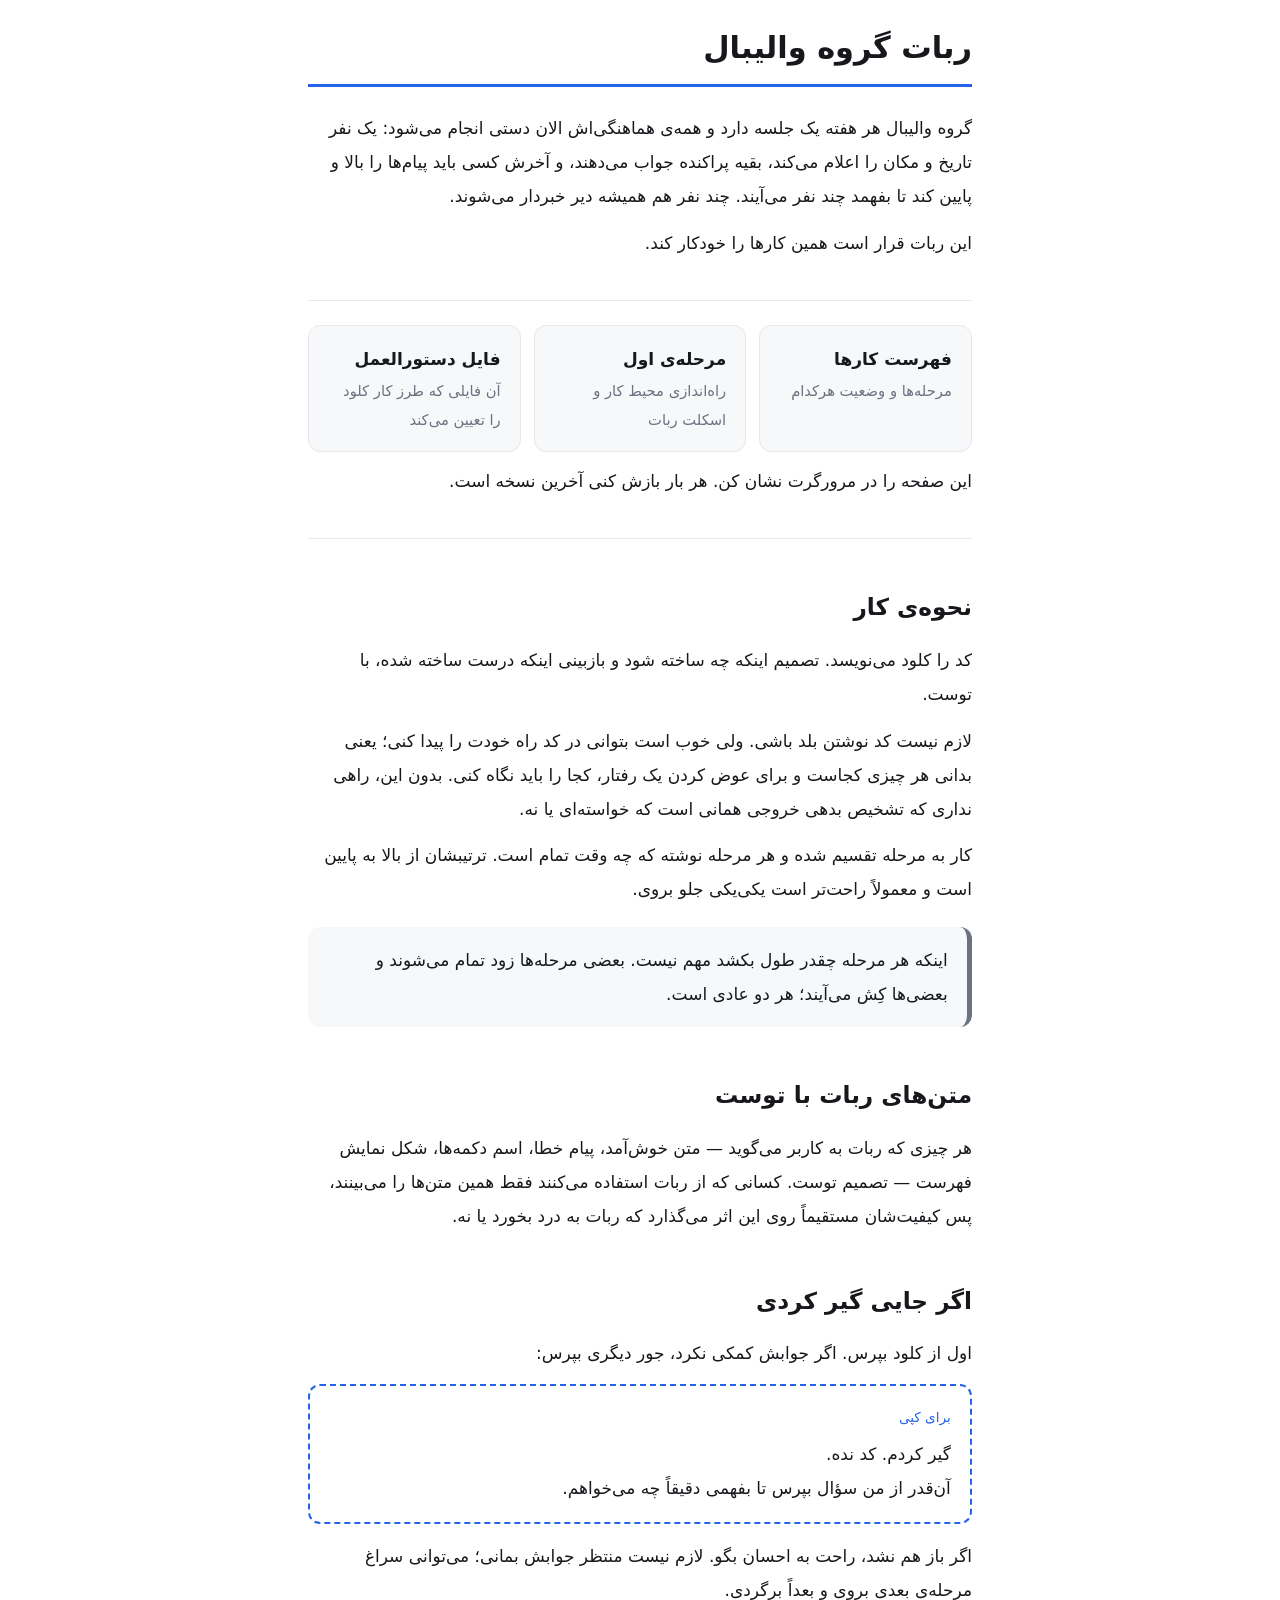
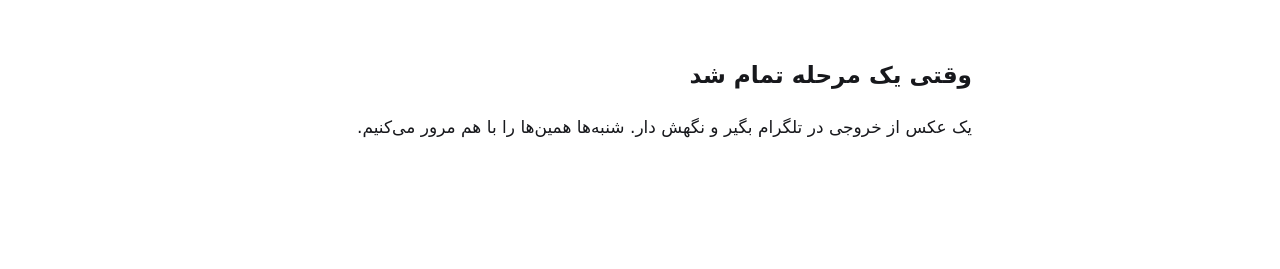
<file: index.html>
<!doctype html>
<html lang="fa" dir="rtl">
<head>
<meta charset="utf-8">
<meta name="viewport" content="width=device-width, initial-scale=1">
<title>ربات گروه والیبال</title>
<link rel="stylesheet" href="assets/style.css">
</head>
<body>

<h1>ربات گروه والیبال</h1>

<p>
گروه والیبال هر هفته یک جلسه دارد و همه‌ی هماهنگی‌اش الان دستی انجام می‌شود:
یک نفر تاریخ و مکان را اعلام می‌کند، بقیه پراکنده جواب می‌دهند،
و آخرش کسی باید پیام‌ها را بالا و پایین کند تا بفهمد چند نفر می‌آیند.
چند نفر هم همیشه دیر خبردار می‌شوند.
</p>

<p>
این ربات قرار است همین کارها را خودکار کند.
</p>

<div class="nav">
  <a href="volleyball-bot/phase1.html">
    فهرست کارها
    <span class="sub">مرحله‌ها و وضعیت هرکدام</span>
  </a>
  <a href="volleyball-bot/stage1.html">
    مرحله‌ی اول
    <span class="sub">راه‌اندازی محیط کار و اسکلت ربات</span>
  </a>
  <a href="files.html">
    فایل دستورالعمل
    <span class="sub">آن فایلی که طرز کار کلود را تعیین می‌کند</span>
  </a>
</div>

<p>
این صفحه را در مرورگرت نشان کن. هر بار بازش کنی آخرین نسخه است.
</p>

<hr>

<h2>نحوه‌ی کار</h2>

<p>
کد را کلود می‌نویسد. تصمیم اینکه چه ساخته شود و بازبینی اینکه درست ساخته شده،
با توست.
</p>

<p>
لازم نیست کد نوشتن بلد باشی. ولی خوب است بتوانی در کد راه خودت را پیدا کنی؛
یعنی بدانی هر چیزی کجاست و برای عوض کردن یک رفتار، کجا را باید نگاه کنی.
بدون این، راهی نداری که تشخیص بدهی خروجی همانی است که خواسته‌ای یا نه.
</p>

<p>
کار به مرحله تقسیم شده و هر مرحله نوشته که چه وقت تمام است.
ترتیبشان از بالا به پایین است و معمولاً راحت‌تر است یکی‌یکی جلو بروی.
</p>

<div class="note">
<p>
اینکه هر مرحله چقدر طول بکشد مهم نیست. بعضی مرحله‌ها زود تمام می‌شوند
و بعضی‌ها کِش می‌آیند؛ هر دو عادی است.
</p>
</div>

<h2>متن‌های ربات با توست</h2>

<p>
هر چیزی که ربات به کاربر می‌گوید — متن خوش‌آمد، پیام خطا، اسم دکمه‌ها،
شکل نمایش فهرست — تصمیم توست.
کسانی که از ربات استفاده می‌کنند فقط همین متن‌ها را می‌بینند،
پس کیفیت‌شان مستقیماً روی این اثر می‌گذارد که ربات به درد بخورد یا نه.
</p>

<h2>اگر جایی گیر کردی</h2>

<p>اول از کلود بپرس. اگر جوابش کمکی نکرد، جور دیگری بپرس:</p>

<div class="prompt"><span class="tag">برای کپی</span>گیر کردم. کد نده.
آن‌قدر از من سؤال بپرس تا بفهمی دقیقاً چه می‌خواهم.</div>

<p>
اگر باز هم نشد، راحت به احسان بگو. لازم نیست منتظر جوابش بمانی؛
می‌توانی سراغ مرحله‌ی بعدی بروی و بعداً برگردی.
</p>

<h2>وقتی یک مرحله تمام شد</h2>

<p>
یک عکس از خروجی در تلگرام بگیر و نگهش دار.
شنبه‌ها همین‌ها را با هم مرور می‌کنیم.
</p>

<script src="assets/app.js"></script>
</body>
</html>
</file>
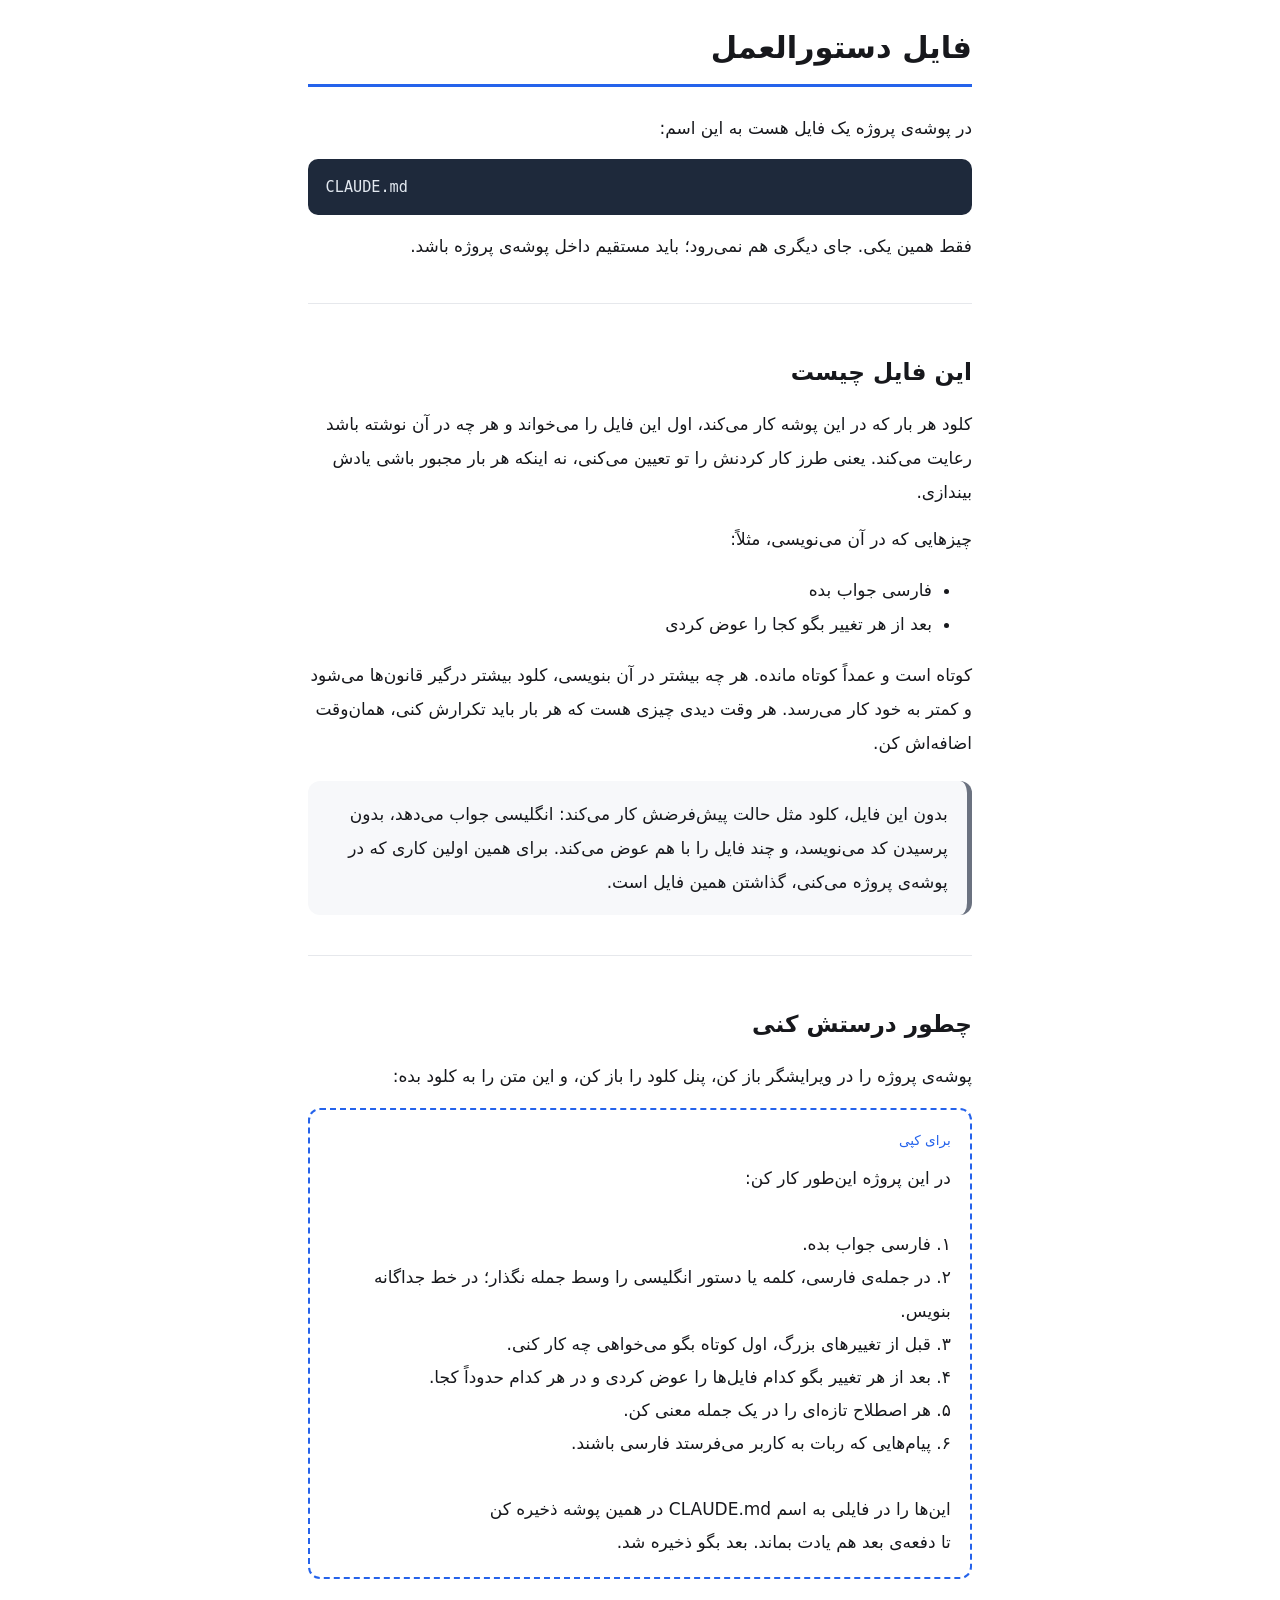
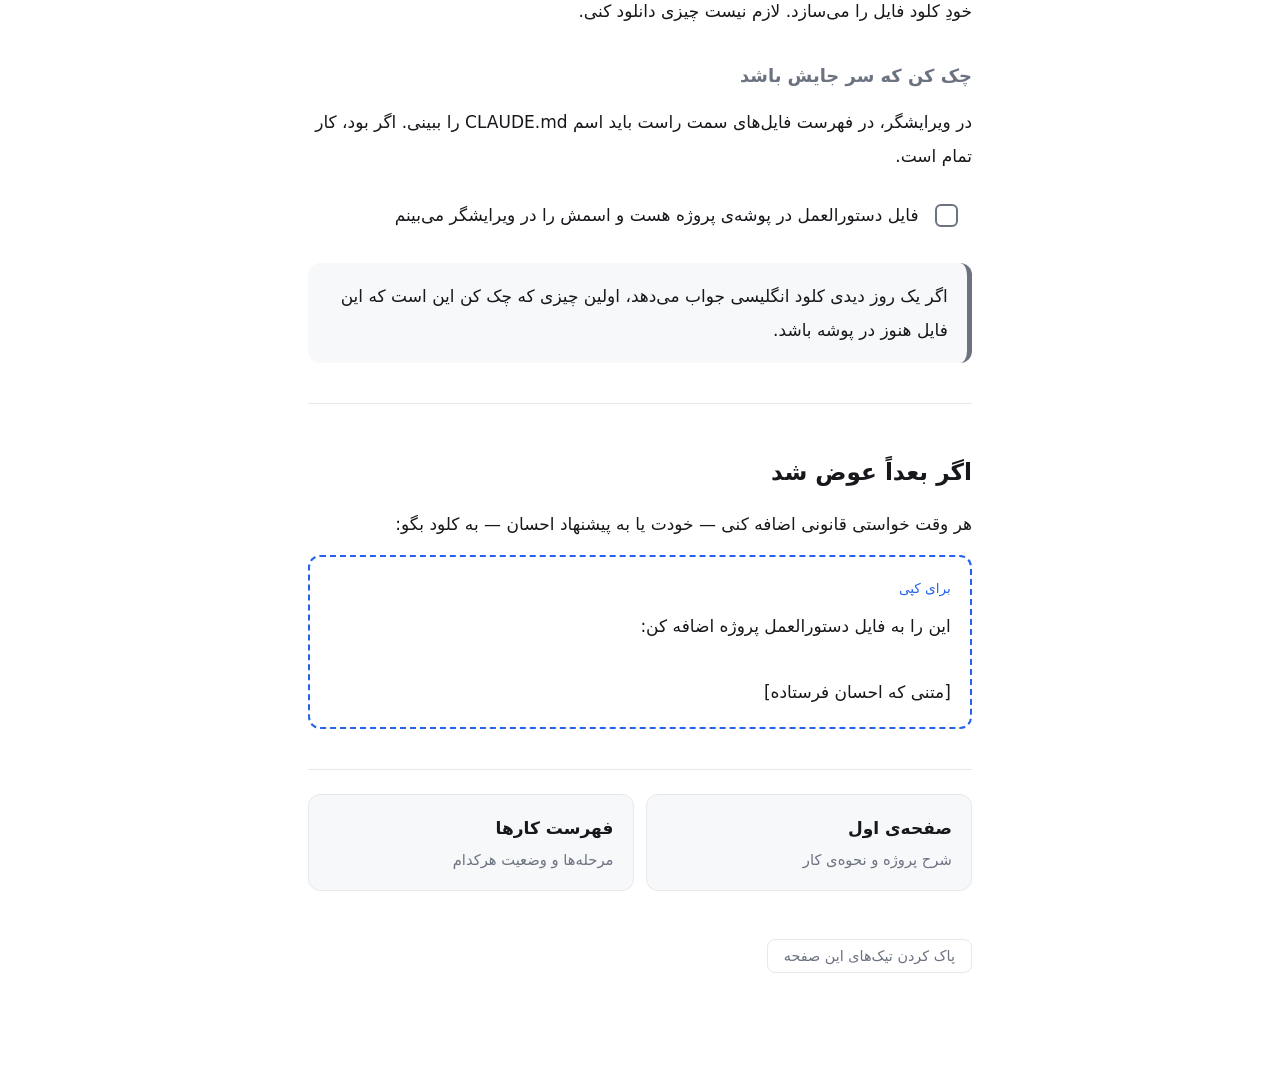
<file: files.html>
<!doctype html>
<html lang="fa" dir="rtl">
<head>
<meta charset="utf-8">
<meta name="viewport" content="width=device-width, initial-scale=1">
<title>فایل دستورالعمل</title>
<link rel="stylesheet" href="assets/style.css">
</head>
<body>

<h1>فایل دستورالعمل</h1>

<p>
در پوشه‌ی پروژه یک فایل هست به این اسم:
</p>

<pre class="cmd">CLAUDE.md</pre>

<p>
فقط همین یکی. جای دیگری هم نمی‌رود؛ باید مستقیم داخل پوشه‌ی پروژه باشد.
</p>

<hr>

<h2>این فایل چیست</h2>

<p>
کلود هر بار که در این پوشه کار می‌کند، اول این فایل را می‌خواند
و هر چه در آن نوشته باشد رعایت می‌کند. یعنی طرز کار کردنش را تو تعیین می‌کنی،
نه اینکه هر بار مجبور باشی یادش بیندازی.
</p>

<p>چیزهایی که در آن می‌نویسی، مثلاً:</p>

<ul>
  <li>فارسی جواب بده</li>
  <li>بعد از هر تغییر بگو کجا را عوض کردی</li>
</ul>

<p>
کوتاه است و عمداً کوتاه مانده. هر چه بیشتر در آن بنویسی،
کلود بیشتر درگیر قانون‌ها می‌شود و کمتر به خود کار می‌رسد.
هر وقت دیدی چیزی هست که هر بار باید تکرارش کنی، همان‌وقت اضافه‌اش کن.
</p>

<div class="note">
<p>
بدون این فایل، کلود مثل حالت پیش‌فرضش کار می‌کند: انگلیسی جواب می‌دهد،
بدون پرسیدن کد می‌نویسد، و چند فایل را با هم عوض می‌کند.
برای همین اولین کاری که در پوشه‌ی پروژه می‌کنی، گذاشتن همین فایل است.
</p>
</div>

<hr>

<h2>چطور درستش کنی</h2>

<p>
پوشه‌ی پروژه را در ویرایشگر باز کن، پنل کلود را باز کن،
و این متن را به کلود بده:
</p>

<div class="prompt"><span class="tag">برای کپی</span>در این پروژه این‌طور کار کن:

۱. فارسی جواب بده.
۲. در جمله‌ی فارسی، کلمه یا دستور انگلیسی را وسط جمله نگذار؛ در خط جداگانه بنویس.
۳. قبل از تغییرهای بزرگ، اول کوتاه بگو می‌خواهی چه کار کنی.
۴. بعد از هر تغییر بگو کدام فایل‌ها را عوض کردی و در هر کدام حدوداً کجا.
۵. هر اصطلاح تازه‌ای را در یک جمله معنی کن.
۶. پیام‌هایی که ربات به کاربر می‌فرستد فارسی باشند.

این‌ها را در فایلی به اسم CLAUDE.md در همین پوشه ذخیره کن
تا دفعه‌ی بعد هم یادت بماند. بعد بگو ذخیره شد.</div>

<p>
خودِ کلود فایل را می‌سازد. لازم نیست چیزی دانلود کنی.
</p>

<h3>چک کن که سر جایش باشد</h3>

<p>
در ویرایشگر، در فهرست فایل‌های سمت راست باید اسم
<span dir="ltr">CLAUDE.md</span>
را ببینی. اگر بود، کار تمام است.
</p>

<ul class="checklist">
  <li><label><input type="checkbox"><span>فایل دستورالعمل در پوشه‌ی پروژه هست و اسمش را در ویرایشگر می‌بینم</span></label></li>
</ul>

<div class="note">
<p>
اگر یک روز دیدی کلود انگلیسی جواب می‌دهد، اولین چیزی که چک کن
این است که این فایل هنوز در پوشه باشد.
</p>
</div>

<hr>

<h2>اگر بعداً عوض شد</h2>

<p>
هر وقت خواستی قانونی اضافه کنی — خودت یا به پیشنهاد احسان — به کلود بگو:
</p>

<div class="prompt"><span class="tag">برای کپی</span>این را به فایل دستورالعمل پروژه اضافه کن:

[متنی که احسان فرستاده]</div>

<div class="nav">
  <a href="index.html">صفحه‌ی اول<span class="sub">شرح پروژه و نحوه‌ی کار</span></a>
  <a href="volleyball-bot/phase1.html">فهرست کارها<span class="sub">مرحله‌ها و وضعیت هرکدام</span></a>
</div>

<button class="reset">پاک کردن تیک‌های این صفحه</button>

<script src="assets/app.js"></script>
</body>
</html>
</file>
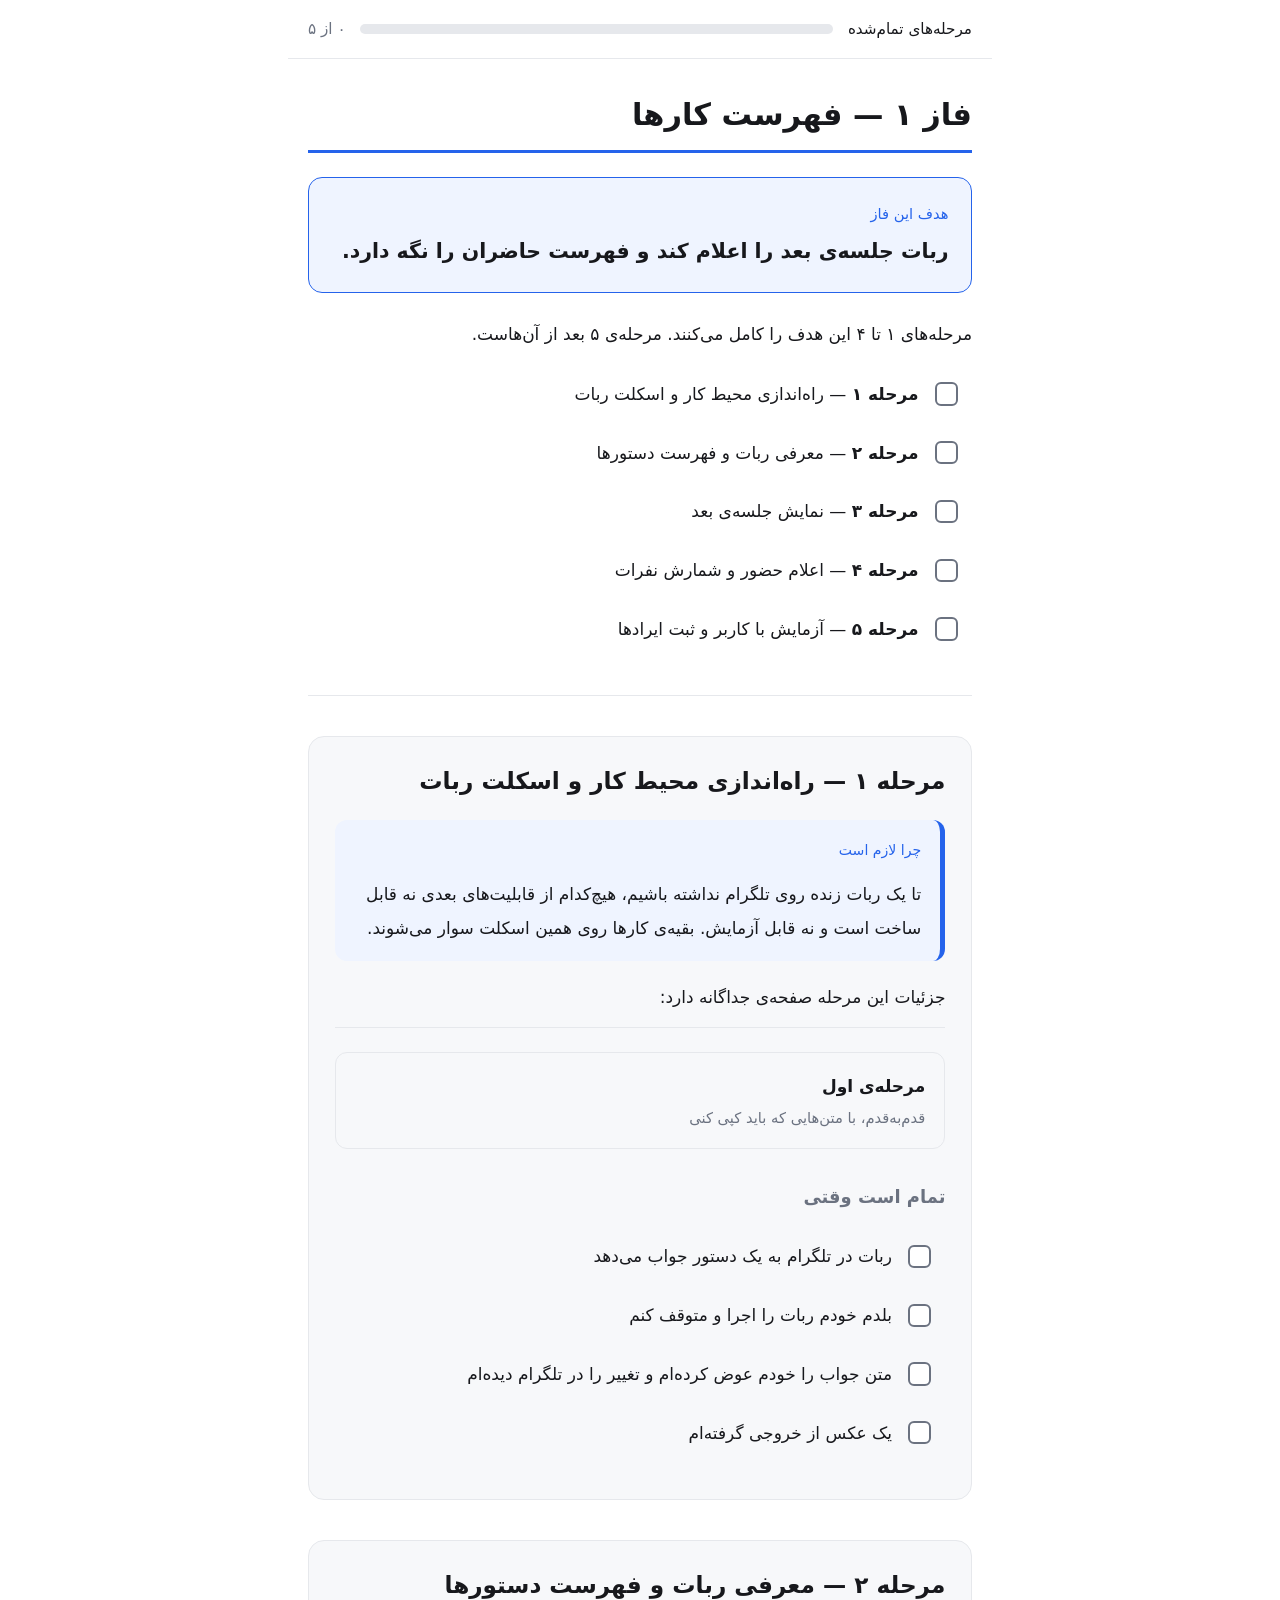
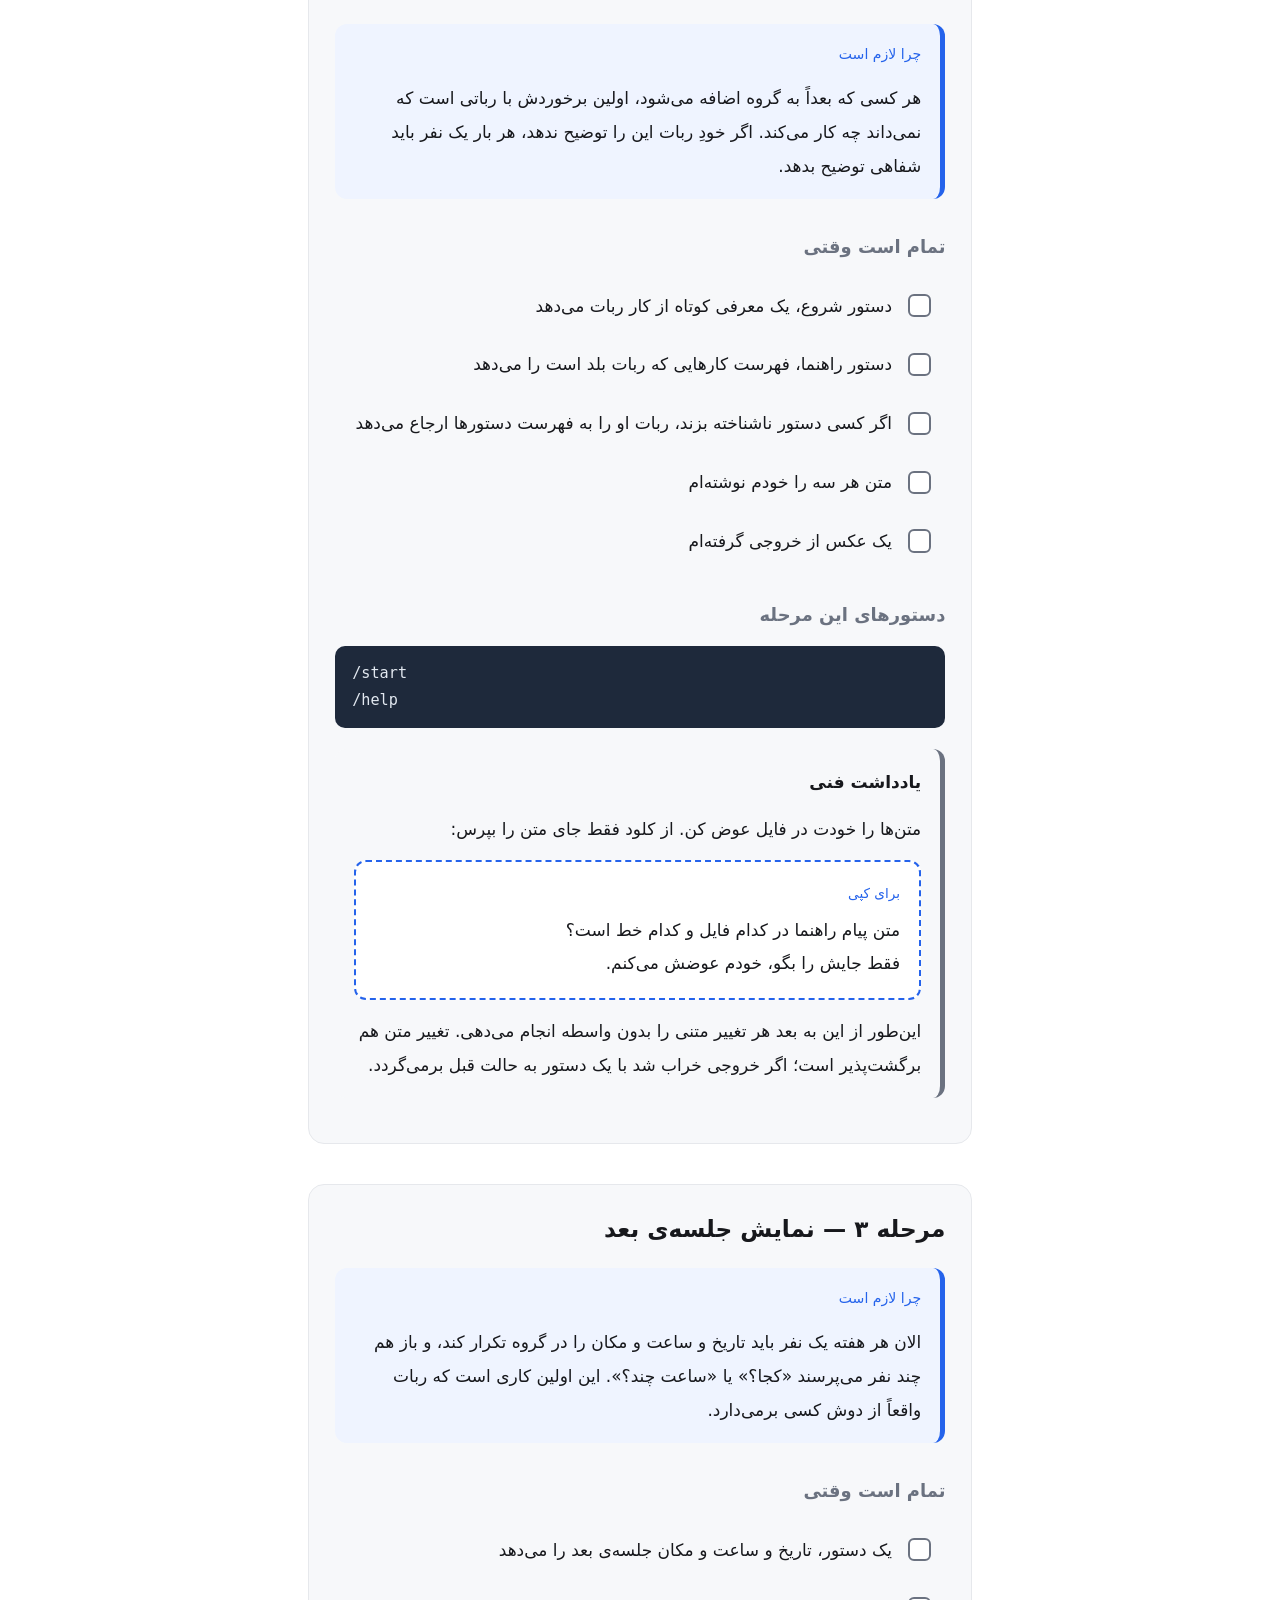
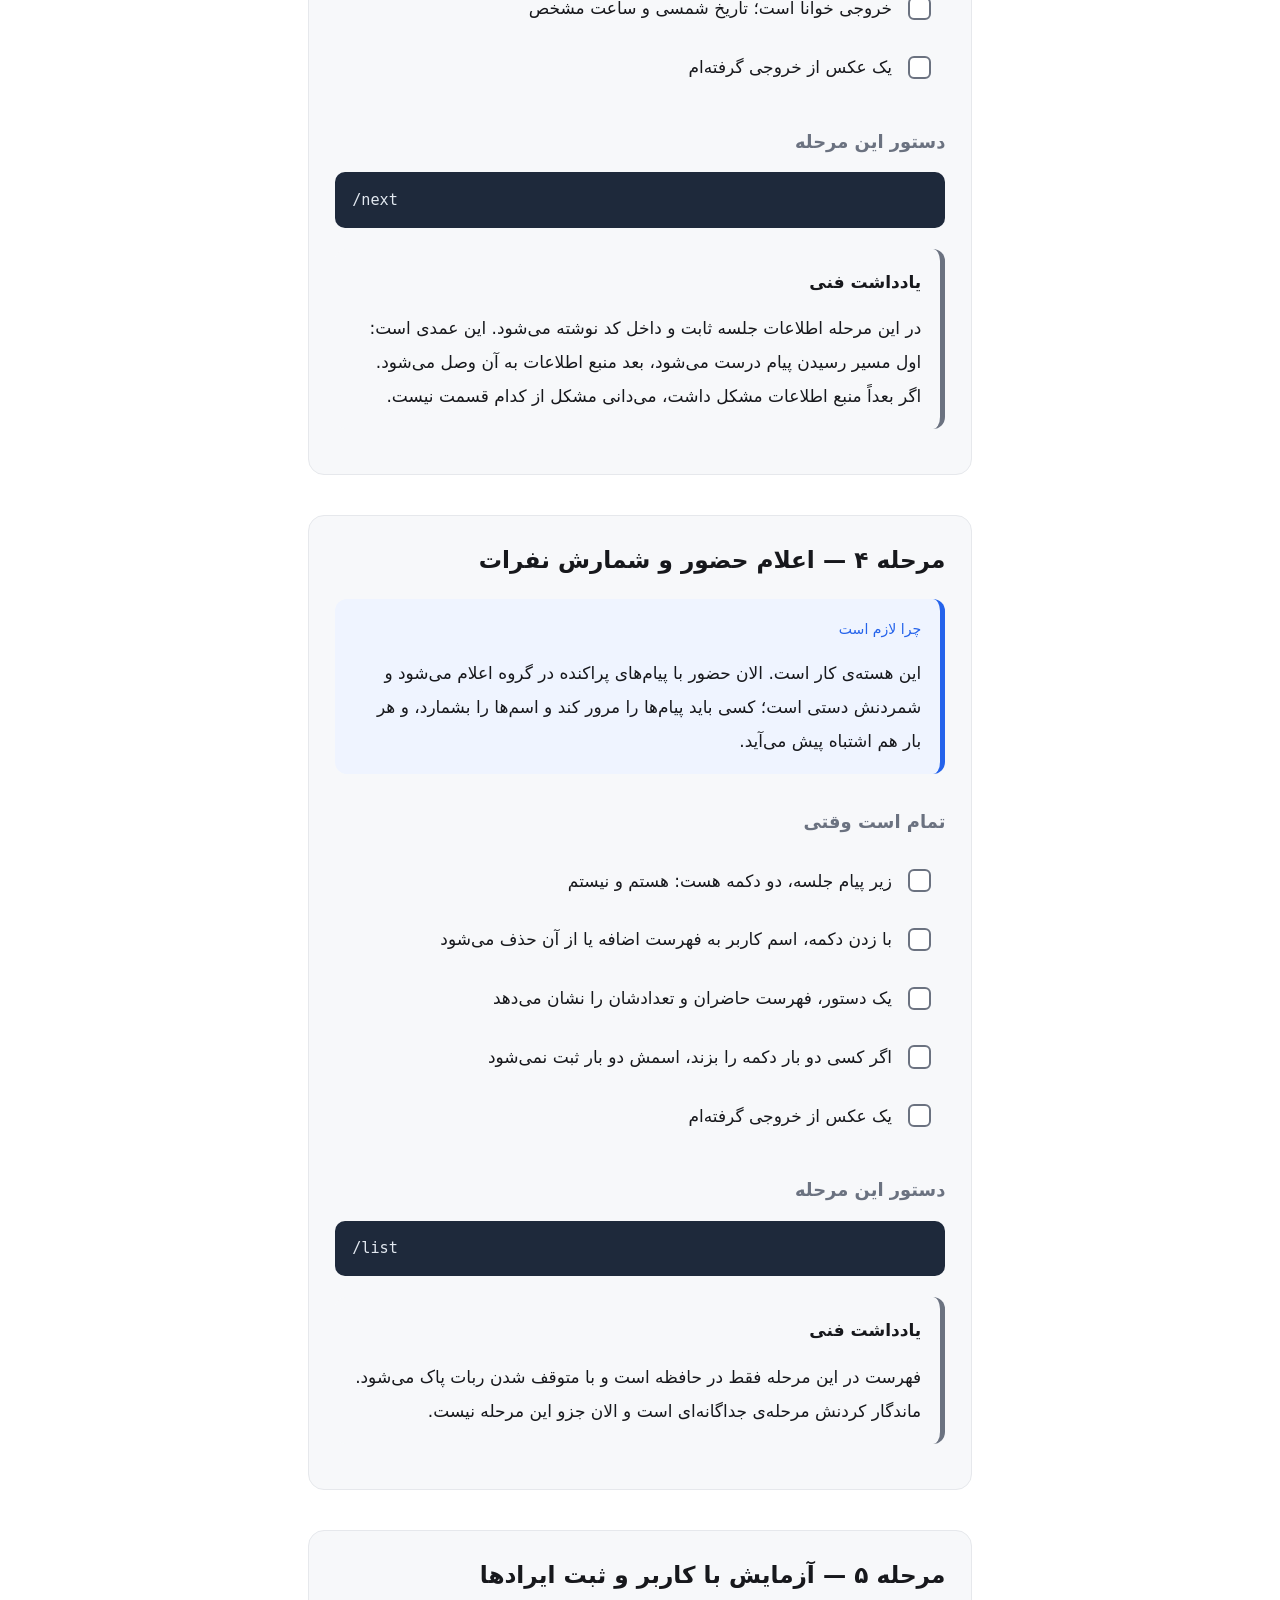
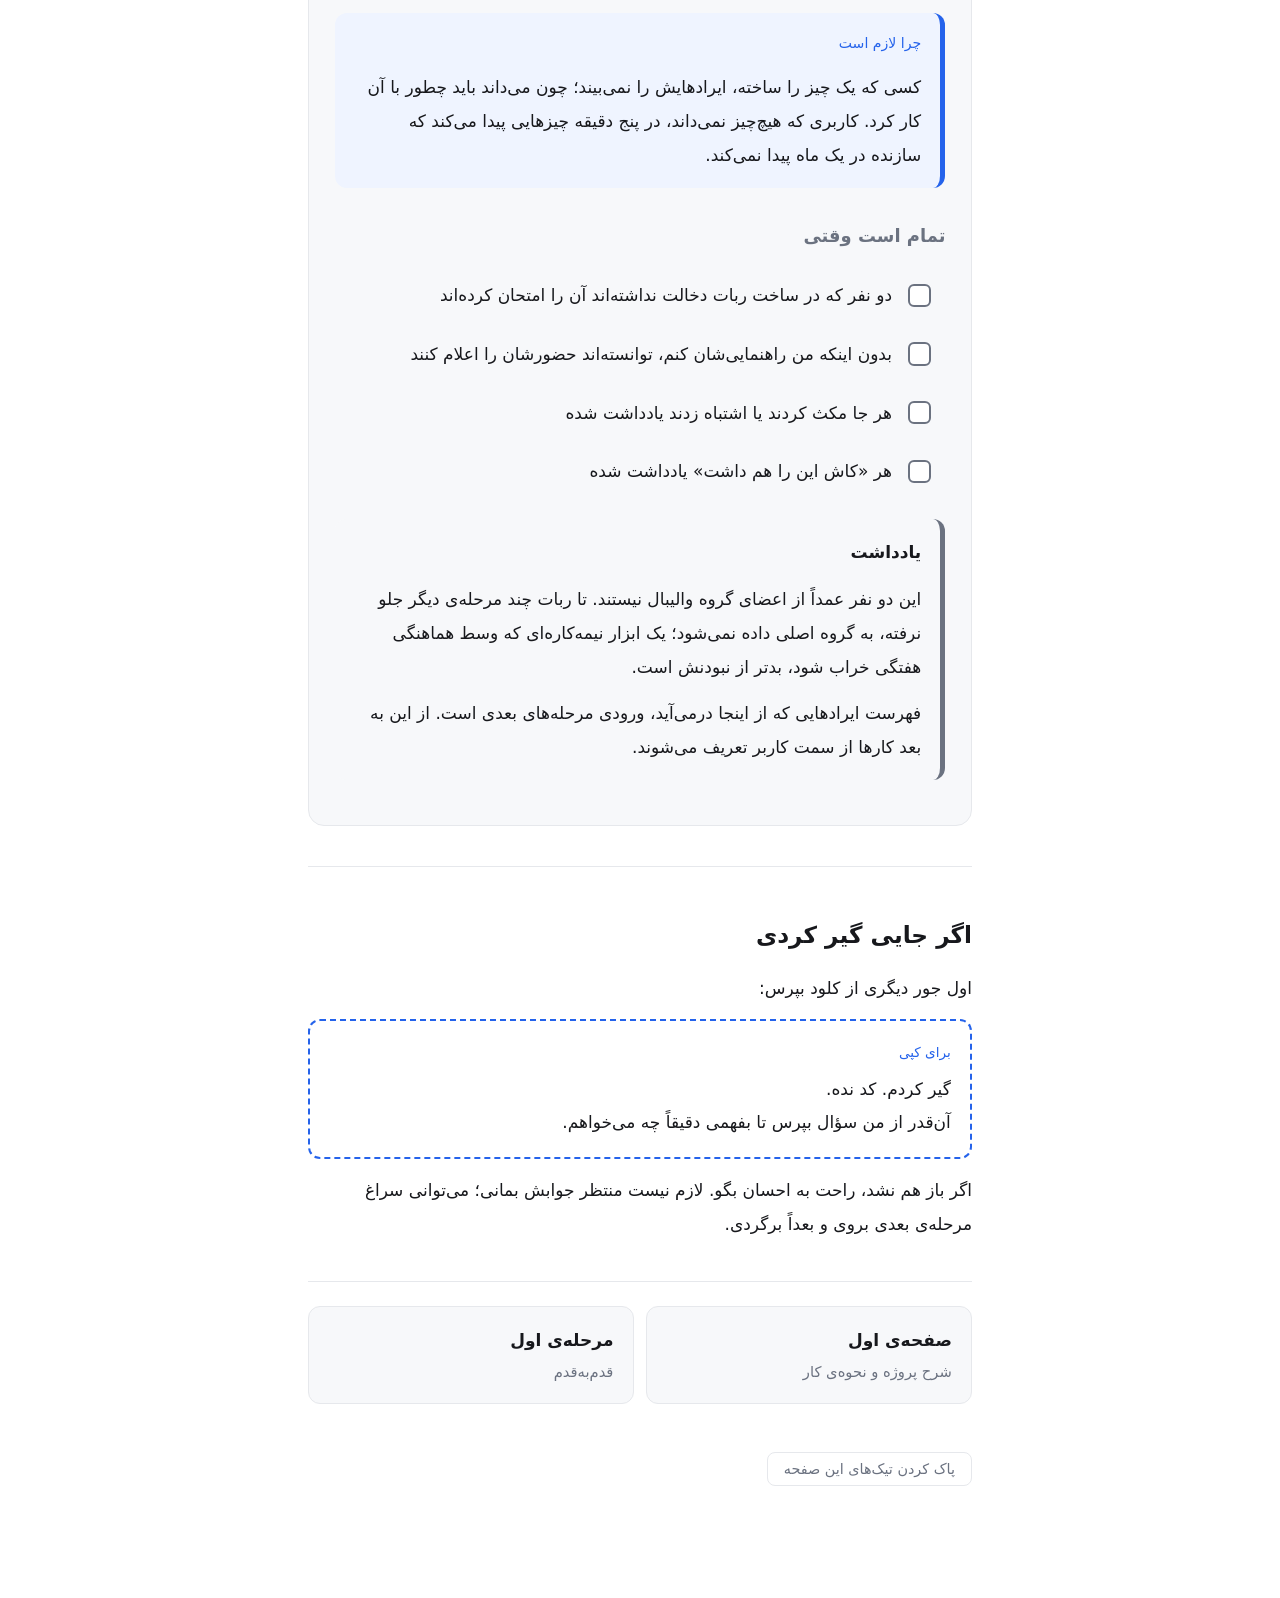
<file: volleyball-bot/phase1.html>
<!doctype html>
<html lang="fa" dir="rtl">
<head>
<meta charset="utf-8">
<meta name="viewport" content="width=device-width, initial-scale=1">
<title>فاز ۱ — فهرست کارها</title>
<link rel="stylesheet" href="../assets/style.css">
</head>
<body>

<div class="progress-bar">
  <span>مرحله‌های تمام‌شده</span>
  <span class="track"><span class="fill"></span></span>
  <span class="count">۰ از ۵</span>
</div>

<h1>فاز ۱ — فهرست کارها</h1>

<div class="target">
  <div class="label">هدف این فاز</div>
  <div class="text">ربات جلسه‌ی بعد را اعلام کند و فهرست حاضران را نگه دارد.</div>
</div>

<p>
مرحله‌های ۱ تا ۴ این هدف را کامل می‌کنند. مرحله‌ی ۵ بعد از آن‌هاست.
</p>

<ul class="checklist" data-track>
  <li><label><input type="checkbox"><span><b>مرحله ۱</b> — راه‌اندازی محیط کار و اسکلت ربات</span></label></li>
  <li><label><input type="checkbox"><span><b>مرحله ۲</b> — معرفی ربات و فهرست دستورها</span></label></li>
  <li><label><input type="checkbox"><span><b>مرحله ۳</b> — نمایش جلسه‌ی بعد</span></label></li>
  <li><label><input type="checkbox"><span><b>مرحله ۴</b> — اعلام حضور و شمارش نفرات</span></label></li>
  <li><label><input type="checkbox"><span><b>مرحله ۵</b> — آزمایش با کاربر و ثبت ایرادها</span></label></li>
</ul>

<hr>

<!-- ================= مرحله ۱ ================= -->
<div class="day">
<h2>مرحله ۱ — راه‌اندازی محیط کار و اسکلت ربات</h2>

<div class="why"><span class="tag">چرا لازم است</span>
<p>
تا یک ربات زنده روی تلگرام نداشته باشیم، هیچ‌کدام از قابلیت‌های بعدی
نه قابل ساخت است و نه قابل آزمایش. بقیه‌ی کارها روی همین اسکلت سوار می‌شوند.
</p>
</div>

<p>جزئیات این مرحله صفحه‌ی جداگانه دارد:</p>

<div class="nav" style="margin-top:0.5rem">
  <a href="stage1.html">مرحله‌ی اول<span class="sub">قدم‌به‌قدم، با متن‌هایی که باید کپی کنی</span></a>
</div>

<h3>تمام است وقتی</h3>
<ul class="checklist">
  <li><label><input type="checkbox"><span>ربات در تلگرام به یک دستور جواب می‌دهد</span></label></li>
  <li><label><input type="checkbox"><span>بلدم خودم ربات را اجرا و متوقف کنم</span></label></li>
  <li><label><input type="checkbox"><span>متن جواب را خودم عوض کرده‌ام و تغییر را در تلگرام دیده‌ام</span></label></li>
  <li><label><input type="checkbox"><span>یک عکس از خروجی گرفته‌ام</span></label></li>
</ul>

<p class="done-badge">تمام شد</p>
</div>

<!-- ================= مرحله ۲ ================= -->
<div class="day">
<h2>مرحله ۲ — معرفی ربات و فهرست دستورها</h2>

<div class="why"><span class="tag">چرا لازم است</span>
<p>
هر کسی که بعداً به گروه اضافه می‌شود، اولین برخوردش با رباتی است که
نمی‌داند چه کار می‌کند. اگر خودِ ربات این را توضیح ندهد،
هر بار یک نفر باید شفاهی توضیح بدهد.
</p>
</div>

<h3>تمام است وقتی</h3>
<ul class="checklist">
  <li><label><input type="checkbox"><span>دستور شروع، یک معرفی کوتاه از کار ربات می‌دهد</span></label></li>
  <li><label><input type="checkbox"><span>دستور راهنما، فهرست کارهایی که ربات بلد است را می‌دهد</span></label></li>
  <li><label><input type="checkbox"><span>اگر کسی دستور ناشناخته بزند، ربات او را به فهرست دستورها ارجاع می‌دهد</span></label></li>
  <li><label><input type="checkbox"><span>متن هر سه را خودم نوشته‌ام</span></label></li>
  <li><label><input type="checkbox"><span>یک عکس از خروجی گرفته‌ام</span></label></li>
</ul>

<h3>دستورهای این مرحله</h3>
<pre class="cmd">/start
/help</pre>

<div class="note">
<p><b>یادداشت فنی</b></p>
<p>متن‌ها را خودت در فایل عوض کن. از کلود فقط جای متن را بپرس:</p>
<div class="prompt"><span class="tag">برای کپی</span>متن پیام راهنما در کدام فایل و کدام خط است؟
فقط جایش را بگو، خودم عوضش می‌کنم.</div>
<p>
این‌طور از این به بعد هر تغییر متنی را بدون واسطه انجام می‌دهی.
تغییر متن هم برگشت‌پذیر است؛ اگر خروجی خراب شد با یک دستور به حالت قبل برمی‌گردد.
</p>
</div>

<p class="done-badge">تمام شد</p>
</div>

<!-- ================= مرحله ۳ ================= -->
<div class="day">
<h2>مرحله ۳ — نمایش جلسه‌ی بعد</h2>

<div class="why"><span class="tag">چرا لازم است</span>
<p>
الان هر هفته یک نفر باید تاریخ و ساعت و مکان را در گروه تکرار کند،
و باز هم چند نفر می‌پرسند «کجا؟» یا «ساعت چند؟».
این اولین کاری است که ربات واقعاً از دوش کسی برمی‌دارد.
</p>
</div>

<h3>تمام است وقتی</h3>
<ul class="checklist">
  <li><label><input type="checkbox"><span>یک دستور، تاریخ و ساعت و مکان جلسه‌ی بعد را می‌دهد</span></label></li>
  <li><label><input type="checkbox"><span>خروجی خوانا است؛ تاریخ شمسی و ساعت مشخص</span></label></li>
  <li><label><input type="checkbox"><span>یک عکس از خروجی گرفته‌ام</span></label></li>
</ul>

<h3>دستور این مرحله</h3>
<pre class="cmd">/next</pre>

<div class="note">
<p><b>یادداشت فنی</b></p>
<p>
در این مرحله اطلاعات جلسه ثابت و داخل کد نوشته می‌شود. این عمدی است:
اول مسیر رسیدن پیام درست می‌شود، بعد منبع اطلاعات به آن وصل می‌شود.
اگر بعداً منبع اطلاعات مشکل داشت، می‌دانی مشکل از کدام قسمت نیست.
</p>
</div>

<p class="done-badge">تمام شد</p>
</div>

<!-- ================= مرحله ۴ ================= -->
<div class="day">
<h2>مرحله ۴ — اعلام حضور و شمارش نفرات</h2>

<div class="why"><span class="tag">چرا لازم است</span>
<p>
این هسته‌ی کار است. الان حضور با پیام‌های پراکنده در گروه اعلام می‌شود
و شمردنش دستی است؛ کسی باید پیام‌ها را مرور کند و اسم‌ها را بشمارد،
و هر بار هم اشتباه پیش می‌آید.
</p>
</div>

<h3>تمام است وقتی</h3>
<ul class="checklist">
  <li><label><input type="checkbox"><span>زیر پیام جلسه، دو دکمه هست: هستم و نیستم</span></label></li>
  <li><label><input type="checkbox"><span>با زدن دکمه، اسم کاربر به فهرست اضافه یا از آن حذف می‌شود</span></label></li>
  <li><label><input type="checkbox"><span>یک دستور، فهرست حاضران و تعدادشان را نشان می‌دهد</span></label></li>
  <li><label><input type="checkbox"><span>اگر کسی دو بار دکمه را بزند، اسمش دو بار ثبت نمی‌شود</span></label></li>
  <li><label><input type="checkbox"><span>یک عکس از خروجی گرفته‌ام</span></label></li>
</ul>

<h3>دستور این مرحله</h3>
<pre class="cmd">/list</pre>

<div class="note">
<p><b>یادداشت فنی</b></p>
<p>
فهرست در این مرحله فقط در حافظه است و با متوقف شدن ربات پاک می‌شود.
ماندگار کردنش مرحله‌ی جداگانه‌ای است و الان جزو این مرحله نیست.
</p>
</div>

<p class="done-badge">تمام شد</p>
</div>

<!-- ================= مرحله ۵ ================= -->
<div class="day">
<h2>مرحله ۵ — آزمایش با کاربر و ثبت ایرادها</h2>

<div class="why"><span class="tag">چرا لازم است</span>
<p>
کسی که یک چیز را ساخته، ایرادهایش را نمی‌بیند؛ چون می‌داند باید چطور
با آن کار کرد. کاربری که هیچ‌چیز نمی‌داند، در پنج دقیقه چیزهایی پیدا می‌کند
که سازنده در یک ماه پیدا نمی‌کند.
</p>
</div>

<h3>تمام است وقتی</h3>
<ul class="checklist">
  <li><label><input type="checkbox"><span>دو نفر که در ساخت ربات دخالت نداشته‌اند آن را امتحان کرده‌اند</span></label></li>
  <li><label><input type="checkbox"><span>بدون اینکه من راهنمایی‌شان کنم، توانسته‌اند حضورشان را اعلام کنند</span></label></li>
  <li><label><input type="checkbox"><span>هر جا مکث کردند یا اشتباه زدند یادداشت شده</span></label></li>
  <li><label><input type="checkbox"><span>هر «کاش این را هم داشت» یادداشت شده</span></label></li>
</ul>

<div class="note">
<p><b>یادداشت</b></p>
<p>
این دو نفر عمداً از اعضای گروه والیبال نیستند. تا ربات چند مرحله‌ی دیگر
جلو نرفته، به گروه اصلی داده نمی‌شود؛ یک ابزار نیمه‌کاره‌ای که وسط
هماهنگی هفتگی خراب شود، بدتر از نبودنش است.
</p>
<p>
فهرست ایرادهایی که از اینجا درمی‌آید، ورودی مرحله‌های بعدی است.
از این به بعد کارها از سمت کاربر تعریف می‌شوند.
</p>
</div>

<p class="done-badge">تمام شد</p>
</div>

<hr>

<h2>اگر جایی گیر کردی</h2>

<p>اول جور دیگری از کلود بپرس:</p>

<div class="prompt"><span class="tag">برای کپی</span>گیر کردم. کد نده.
آن‌قدر از من سؤال بپرس تا بفهمی دقیقاً چه می‌خواهم.</div>

<p>
اگر باز هم نشد، راحت به احسان بگو. لازم نیست منتظر جوابش بمانی؛
می‌توانی سراغ مرحله‌ی بعدی بروی و بعداً برگردی.
</p>

<div class="nav">
  <a href="../index.html">صفحه‌ی اول<span class="sub">شرح پروژه و نحوه‌ی کار</span></a>
  <a href="stage1.html">مرحله‌ی اول<span class="sub">قدم‌به‌قدم</span></a>
</div>

<button class="reset">پاک کردن تیک‌های این صفحه</button>

<script src="../assets/app.js"></script>
</body>
</html>
</file>
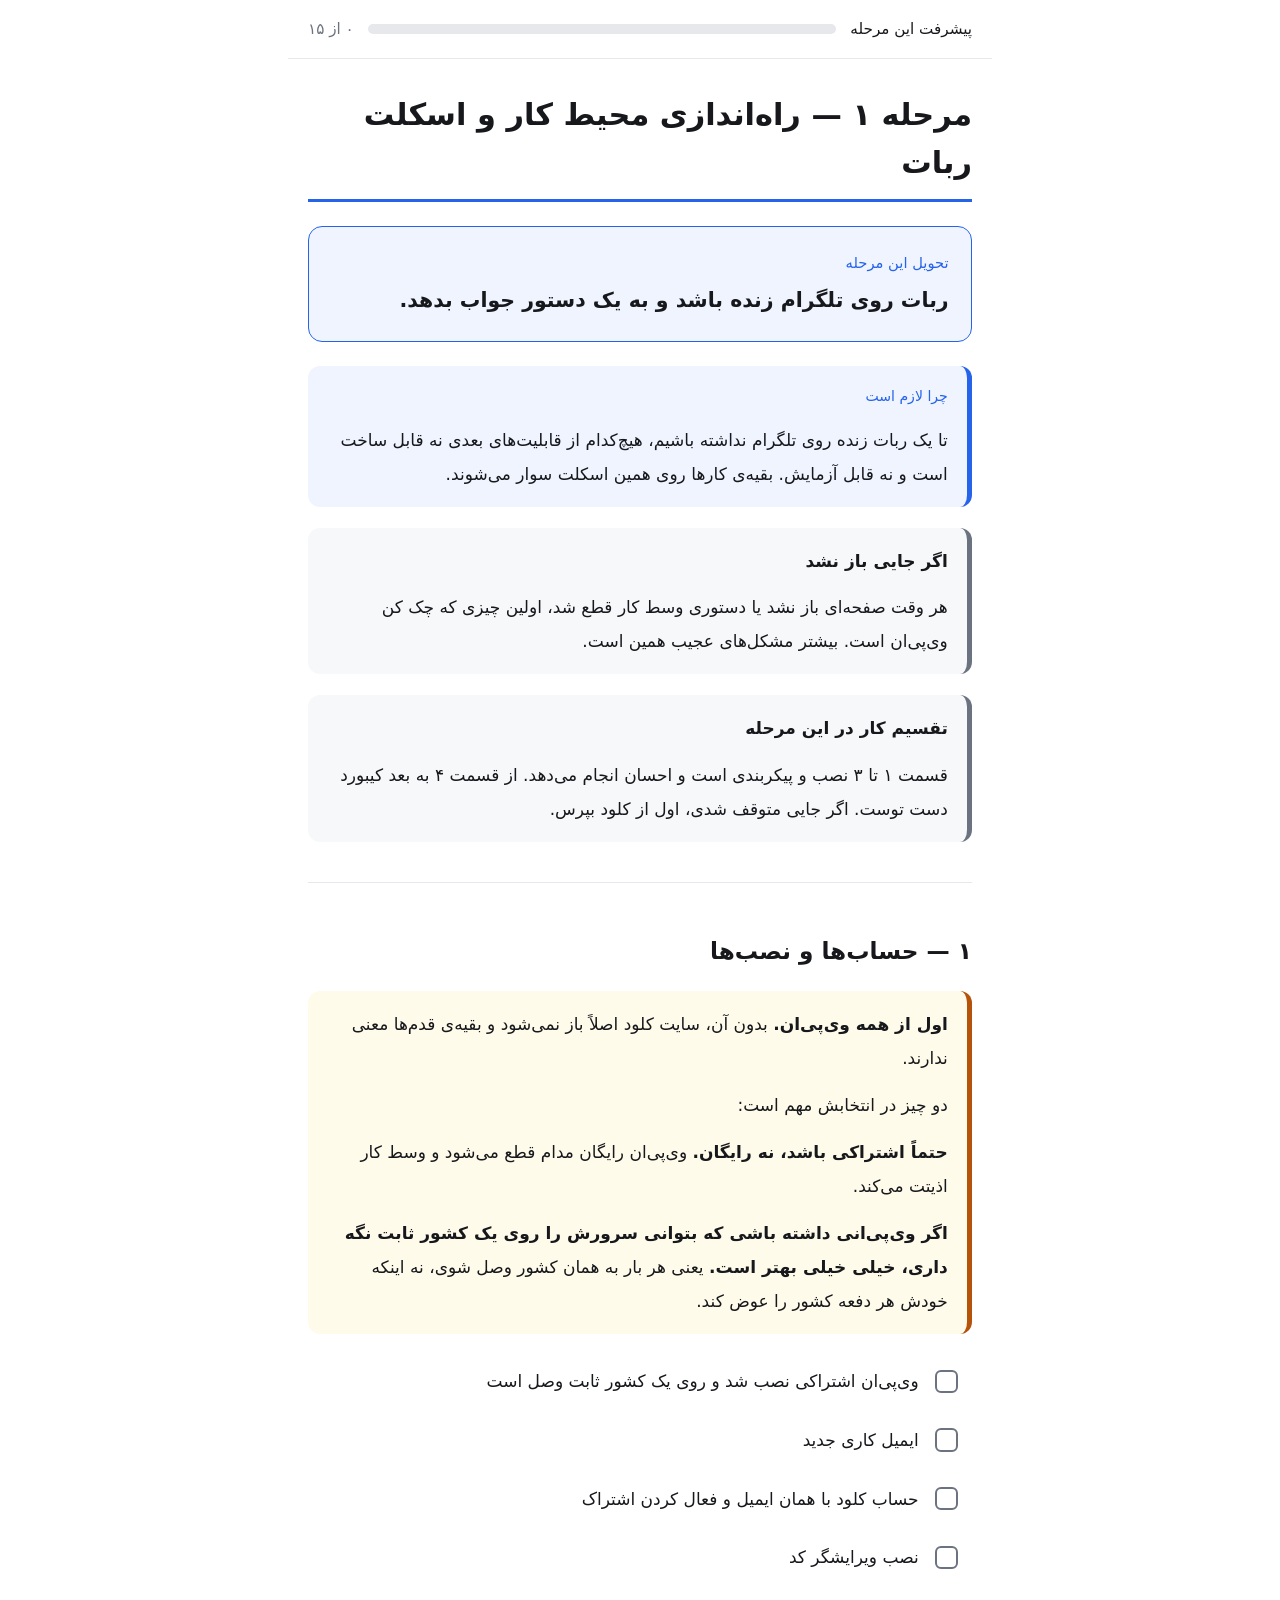
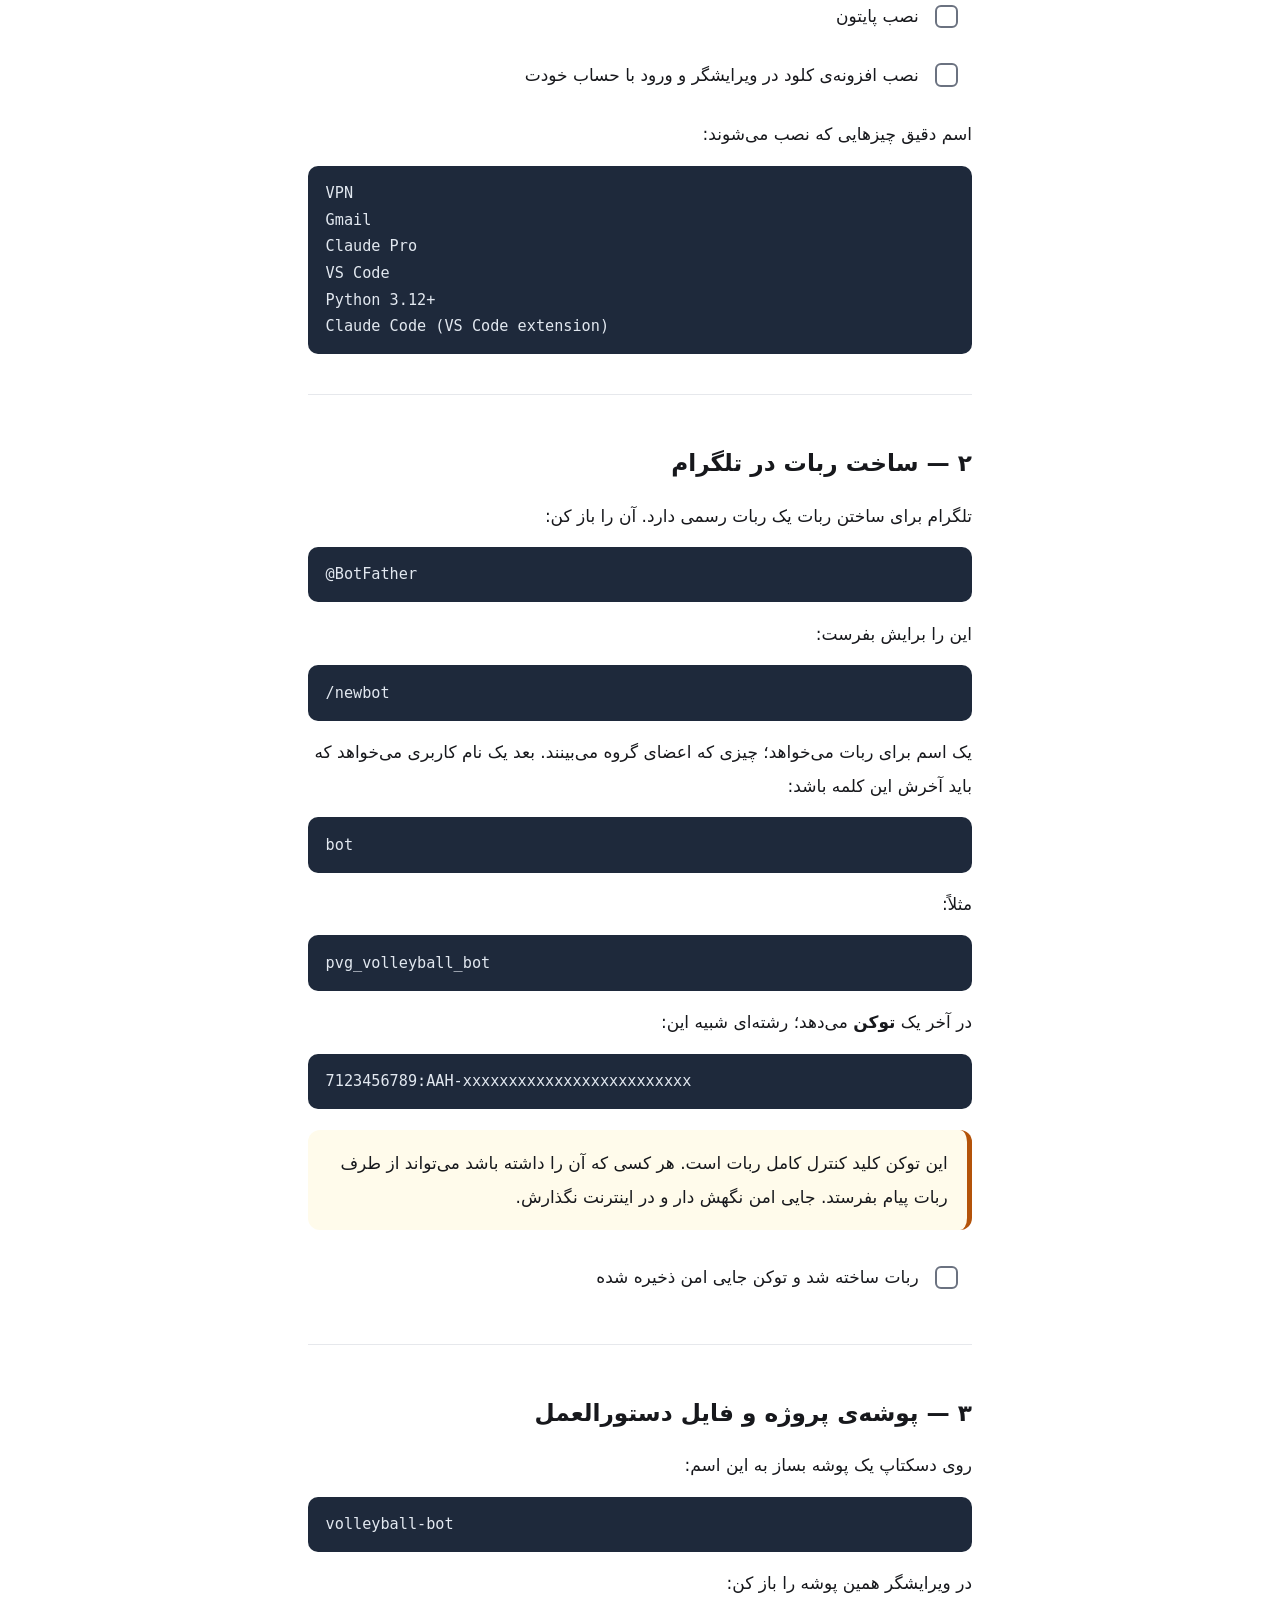
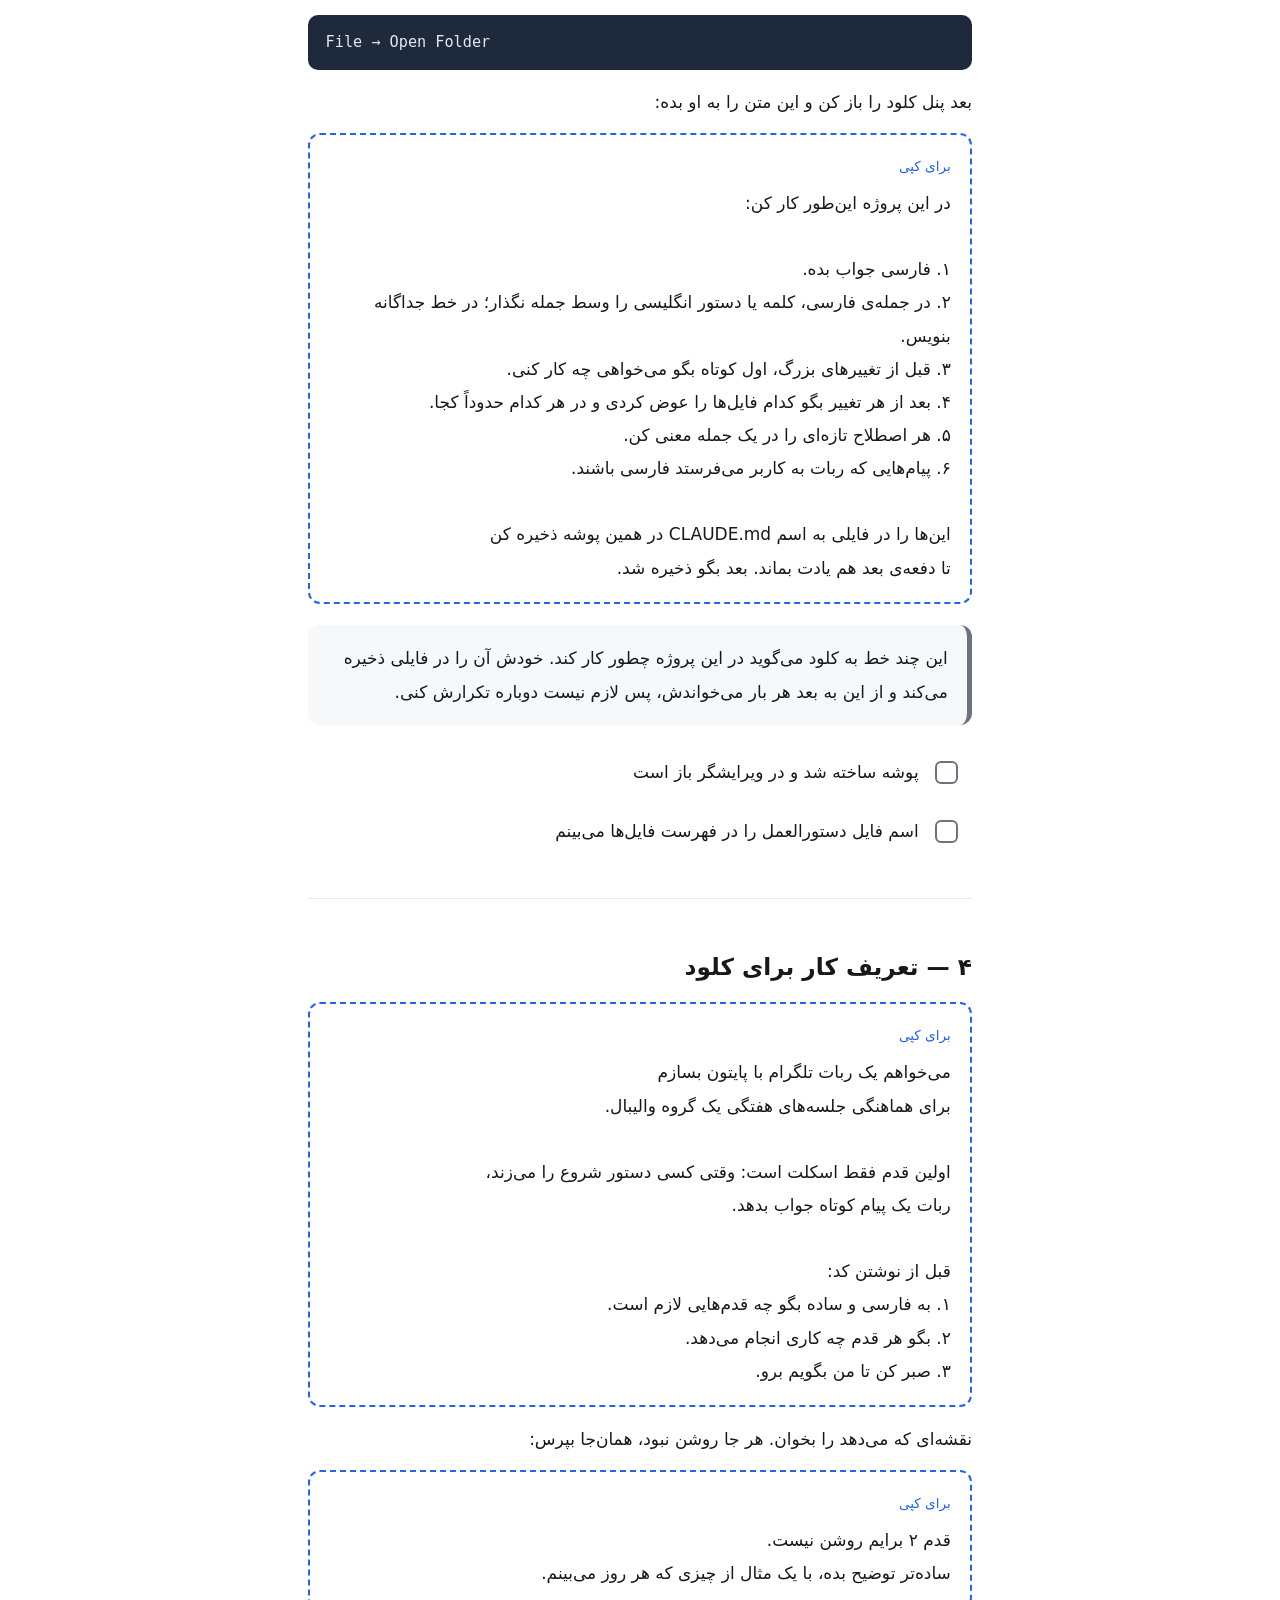
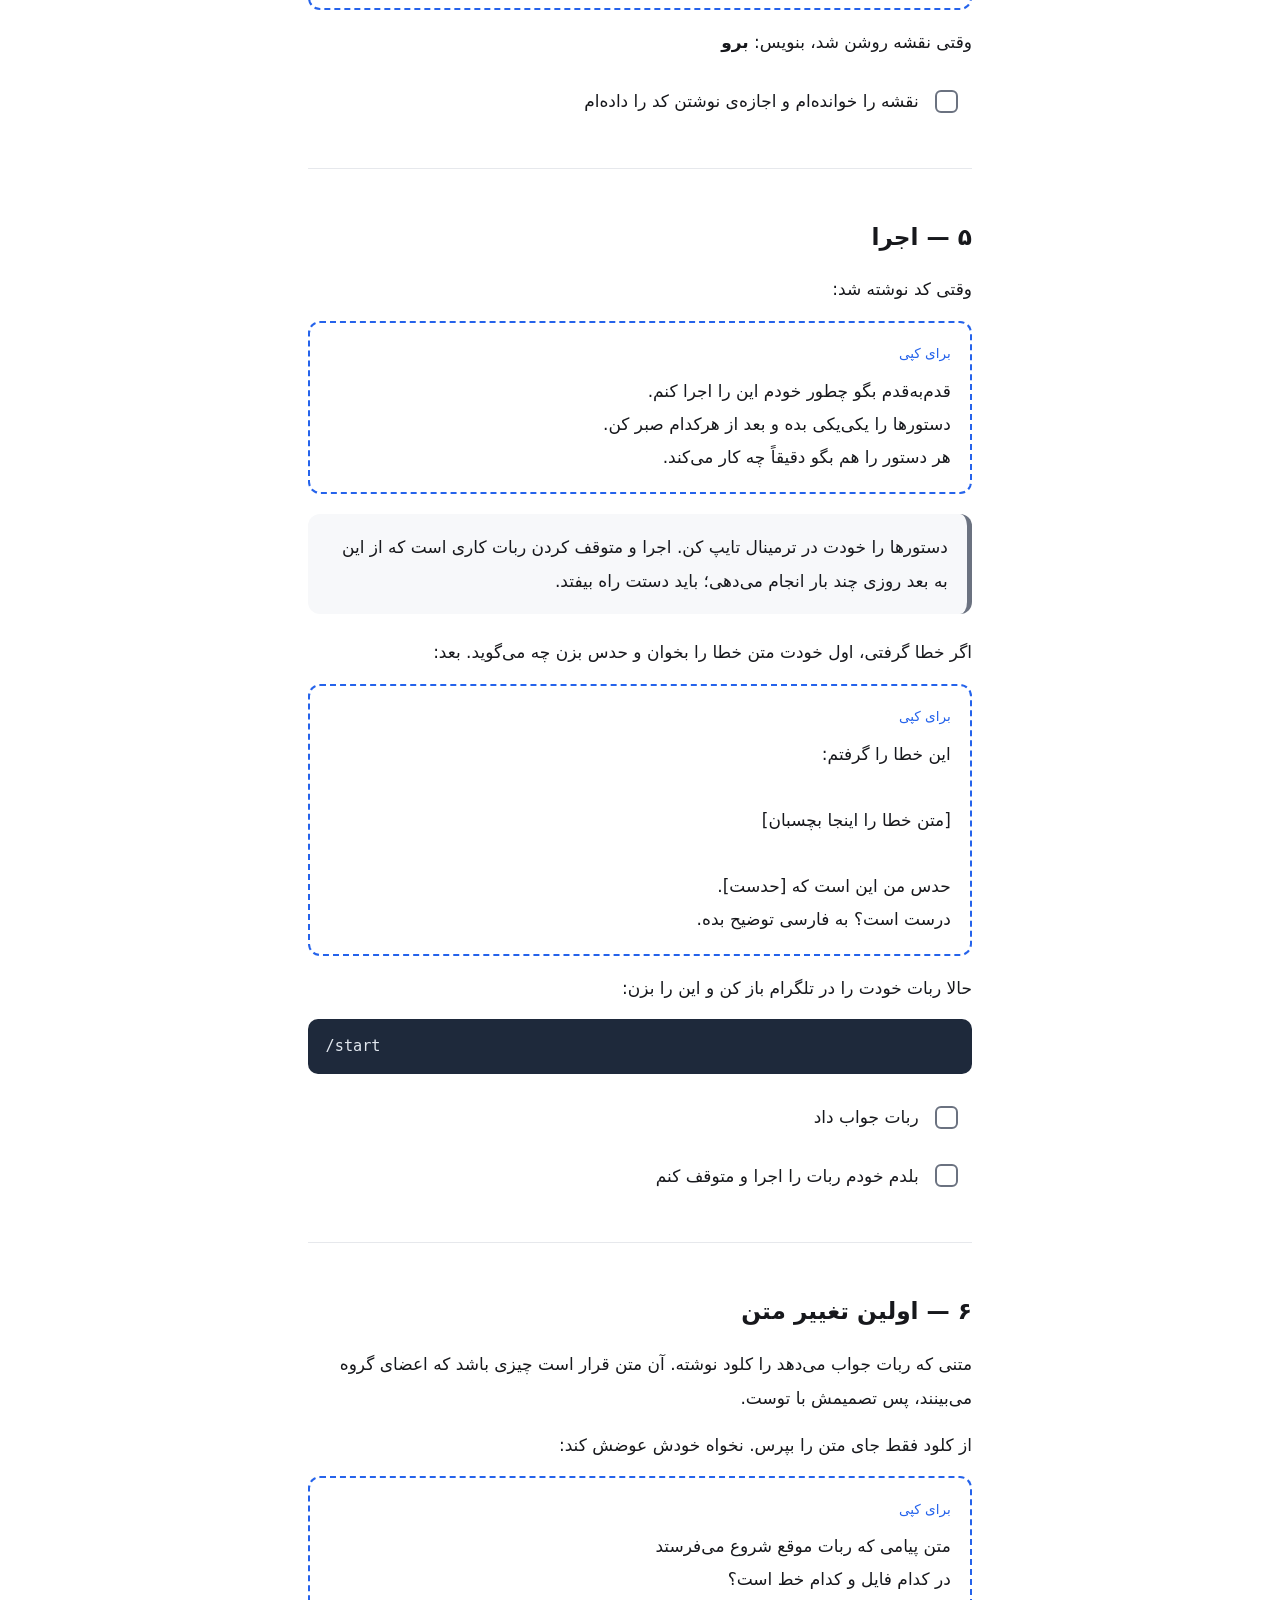
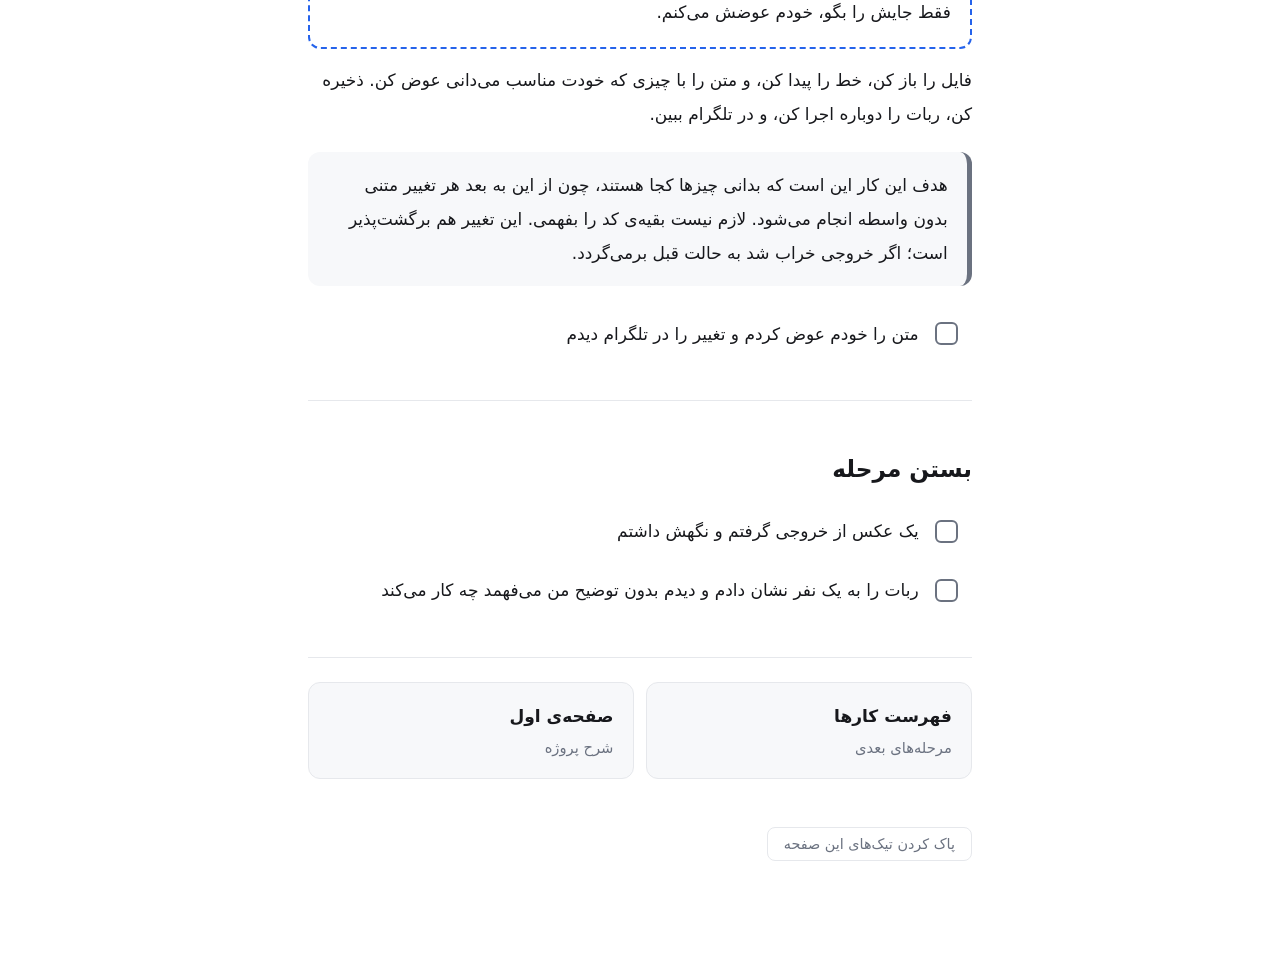
<file: volleyball-bot/stage1.html>
<!doctype html>
<html lang="fa" dir="rtl">
<head>
<meta charset="utf-8">
<meta name="viewport" content="width=device-width, initial-scale=1">
<title>مرحله ۱</title>
<link rel="stylesheet" href="../assets/style.css">
</head>
<body>

<div class="progress-bar">
  <span>پیشرفت این مرحله</span>
  <span class="track"><span class="fill"></span></span>
  <span class="count">۰ از ۰</span>
</div>

<h1>مرحله ۱ — راه‌اندازی محیط کار و اسکلت ربات</h1>

<div class="target">
  <div class="label">تحویل این مرحله</div>
  <div class="text">ربات روی تلگرام زنده باشد و به یک دستور جواب بدهد.</div>
</div>

<div class="why"><span class="tag">چرا لازم است</span>
<p>
تا یک ربات زنده روی تلگرام نداشته باشیم، هیچ‌کدام از قابلیت‌های بعدی
نه قابل ساخت است و نه قابل آزمایش. بقیه‌ی کارها روی همین اسکلت سوار می‌شوند.
</p>
</div>

<div class="note">
<p><b>اگر جایی باز نشد</b></p>
<p>
هر وقت صفحه‌ای باز نشد یا دستوری وسط کار قطع شد، اولین چیزی که چک کن
وی‌پی‌ان است. بیشتر مشکل‌های عجیب همین است.
</p>
</div>

<div class="note">
<p><b>تقسیم کار در این مرحله</b></p>
<p>
قسمت ۱ تا ۳ نصب و پیکربندی است و احسان انجام می‌دهد.
از قسمت ۴ به بعد کیبورد دست توست.
اگر جایی متوقف شدی، اول از کلود بپرس.
</p>
</div>

<hr>

<h2>۱ — حساب‌ها و نصب‌ها</h2>

<div class="warn">
<p>
<b>اول از همه وی‌پی‌ان.</b> بدون آن، سایت کلود اصلاً باز نمی‌شود و
بقیه‌ی قدم‌ها معنی ندارند.
</p>
<p>دو چیز در انتخابش مهم است:</p>
<p>
<b>حتماً اشتراکی باشد، نه رایگان.</b>
وی‌پی‌ان رایگان مدام قطع می‌شود و وسط کار اذیتت می‌کند.
</p>
<p>
<b>اگر وی‌پی‌انی داشته باشی که بتوانی سرورش را روی یک کشور ثابت نگه داری،
خیلی خیلی بهتر است.</b>
یعنی هر بار به همان کشور وصل شوی، نه اینکه خودش هر دفعه کشور را عوض کند.
</p>
</div>

<ul class="checklist">
  <li><label><input type="checkbox"><span>وی‌پی‌ان اشتراکی نصب شد و روی یک کشور ثابت وصل است</span></label></li>
  <li><label><input type="checkbox"><span>ایمیل کاری جدید</span></label></li>
  <li><label><input type="checkbox"><span>حساب کلود با همان ایمیل و فعال کردن اشتراک</span></label></li>
  <li><label><input type="checkbox"><span>نصب ویرایشگر کد</span></label></li>
  <li><label><input type="checkbox"><span>نصب پایتون</span></label></li>
  <li><label><input type="checkbox"><span>نصب افزونه‌ی کلود در ویرایشگر و ورود با حساب خودت</span></label></li>
</ul>

<p>اسم دقیق چیزهایی که نصب می‌شوند:</p>
<pre class="cmd">VPN
Gmail
Claude Pro
VS Code
Python 3.12+
Claude Code (VS Code extension)</pre>

<hr>

<h2>۲ — ساخت ربات در تلگرام</h2>

<p>تلگرام برای ساختن ربات یک ربات رسمی دارد. آن را باز کن:</p>
<pre class="cmd">@BotFather</pre>

<p>این را برایش بفرست:</p>
<pre class="cmd">/newbot</pre>

<p>
یک اسم برای ربات می‌خواهد؛ چیزی که اعضای گروه می‌بینند.
بعد یک نام کاربری می‌خواهد که باید آخرش این کلمه باشد:
</p>
<pre class="cmd">bot</pre>

<p>مثلاً:</p>
<pre class="cmd">pvg_volleyball_bot</pre>

<p>در آخر یک <b>توکن</b> می‌دهد؛ رشته‌ای شبیه این:</p>
<pre class="cmd">7123456789:AAH-xxxxxxxxxxxxxxxxxxxxxxxxx</pre>

<div class="warn">
<p>
این توکن کلید کنترل کامل ربات است. هر کسی که آن را داشته باشد
می‌تواند از طرف ربات پیام بفرستد. جایی امن نگهش دار و در اینترنت نگذارش.
</p>
</div>

<ul class="checklist">
  <li><label><input type="checkbox"><span>ربات ساخته شد و توکن جایی امن ذخیره شده</span></label></li>
</ul>

<hr>

<h2>۳ — پوشه‌ی پروژه و فایل دستورالعمل</h2>

<p>روی دسکتاپ یک پوشه بساز به این اسم:</p>
<pre class="cmd">volleyball-bot</pre>

<p>در ویرایشگر همین پوشه را باز کن:</p>
<pre class="cmd">File → Open Folder</pre>

<p>بعد پنل کلود را باز کن و این متن را به او بده:</p>

<div class="prompt"><span class="tag">برای کپی</span>در این پروژه این‌طور کار کن:

۱. فارسی جواب بده.
۲. در جمله‌ی فارسی، کلمه یا دستور انگلیسی را وسط جمله نگذار؛ در خط جداگانه بنویس.
۳. قبل از تغییرهای بزرگ، اول کوتاه بگو می‌خواهی چه کار کنی.
۴. بعد از هر تغییر بگو کدام فایل‌ها را عوض کردی و در هر کدام حدوداً کجا.
۵. هر اصطلاح تازه‌ای را در یک جمله معنی کن.
۶. پیام‌هایی که ربات به کاربر می‌فرستد فارسی باشند.

این‌ها را در فایلی به اسم CLAUDE.md در همین پوشه ذخیره کن
تا دفعه‌ی بعد هم یادت بماند. بعد بگو ذخیره شد.</div>

<div class="note">
<p>
این چند خط به کلود می‌گوید در این پروژه چطور کار کند.
خودش آن را در فایلی ذخیره می‌کند و از این به بعد هر بار می‌خواندش،
پس لازم نیست دوباره تکرارش کنی.
</p>
</div>

<ul class="checklist">
  <li><label><input type="checkbox"><span>پوشه ساخته شد و در ویرایشگر باز است</span></label></li>
  <li><label><input type="checkbox"><span>اسم فایل دستورالعمل را در فهرست فایل‌ها می‌بینم</span></label></li>
</ul>

<hr>

<h2>۴ — تعریف کار برای کلود</h2>

<div class="prompt"><span class="tag">برای کپی</span>می‌خواهم یک ربات تلگرام با پایتون بسازم
برای هماهنگی جلسه‌های هفتگی یک گروه والیبال.

اولین قدم فقط اسکلت است: وقتی کسی دستور شروع را می‌زند،
ربات یک پیام کوتاه جواب بدهد.

قبل از نوشتن کد:
۱. به فارسی و ساده بگو چه قدم‌هایی لازم است.
۲. بگو هر قدم چه کاری انجام می‌دهد.
۳. صبر کن تا من بگویم برو.</div>

<p>
نقشه‌ای که می‌دهد را بخوان. هر جا روشن نبود، همان‌جا بپرس:
</p>

<div class="prompt"><span class="tag">برای کپی</span>قدم ۲ برایم روشن نیست.
ساده‌تر توضیح بده، با یک مثال از چیزی که هر روز می‌بینم.</div>

<p>وقتی نقشه روشن شد، بنویس: <b>برو</b></p>

<ul class="checklist">
  <li><label><input type="checkbox"><span>نقشه را خوانده‌ام و اجازه‌ی نوشتن کد را داده‌ام</span></label></li>
</ul>

<hr>

<h2>۵ — اجرا</h2>

<p>وقتی کد نوشته شد:</p>

<div class="prompt"><span class="tag">برای کپی</span>قدم‌به‌قدم بگو چطور خودم این را اجرا کنم.
دستورها را یکی‌یکی بده و بعد از هرکدام صبر کن.
هر دستور را هم بگو دقیقاً چه کار می‌کند.</div>

<div class="note">
<p>
دستورها را خودت در ترمینال تایپ کن. اجرا و متوقف کردن ربات کاری است که
از این به بعد روزی چند بار انجام می‌دهی؛ باید دستت راه بیفتد.
</p>
</div>

<p>اگر خطا گرفتی، اول خودت متن خطا را بخوان و حدس بزن چه می‌گوید. بعد:</p>

<div class="prompt"><span class="tag">برای کپی</span>این خطا را گرفتم:

[متن خطا را اینجا بچسبان]

حدس من این است که [حدست].
درست است؟ به فارسی توضیح بده.</div>

<p>حالا ربات خودت را در تلگرام باز کن و این را بزن:</p>
<pre class="cmd">/start</pre>

<ul class="checklist">
  <li><label><input type="checkbox"><span>ربات جواب داد</span></label></li>
  <li><label><input type="checkbox"><span>بلدم خودم ربات را اجرا و متوقف کنم</span></label></li>
</ul>

<hr>

<h2>۶ — اولین تغییر متن</h2>

<p>
متنی که ربات جواب می‌دهد را کلود نوشته. آن متن قرار است چیزی باشد که
اعضای گروه می‌بینند، پس تصمیمش با توست.
</p>

<p>از کلود فقط جای متن را بپرس. نخواه خودش عوضش کند:</p>

<div class="prompt"><span class="tag">برای کپی</span>متن پیامی که ربات موقع شروع می‌فرستد
در کدام فایل و کدام خط است؟
فقط جایش را بگو، خودم عوضش می‌کنم.</div>

<p>
فایل را باز کن، خط را پیدا کن، و متن را با چیزی که خودت مناسب می‌دانی عوض کن.
ذخیره کن، ربات را دوباره اجرا کن، و در تلگرام ببین.
</p>

<div class="note">
<p>
هدف این کار این است که بدانی چیزها کجا هستند، چون از این به بعد
هر تغییر متنی بدون واسطه انجام می‌شود. لازم نیست بقیه‌ی کد را بفهمی.
این تغییر هم برگشت‌پذیر است؛ اگر خروجی خراب شد به حالت قبل برمی‌گردد.
</p>
</div>

<ul class="checklist">
  <li><label><input type="checkbox"><span>متن را خودم عوض کردم و تغییر را در تلگرام دیدم</span></label></li>
</ul>

<hr>

<h2>بستن مرحله</h2>

<ul class="checklist">
  <li><label><input type="checkbox"><span>یک عکس از خروجی گرفتم و نگهش داشتم</span></label></li>
  <li><label><input type="checkbox"><span>ربات را به یک نفر نشان دادم و دیدم بدون توضیح من می‌فهمد چه کار می‌کند</span></label></li>
</ul>

<div class="nav">
  <a href="phase1.html">فهرست کارها<span class="sub">مرحله‌های بعدی</span></a>
  <a href="../index.html">صفحه‌ی اول<span class="sub">شرح پروژه</span></a>
</div>

<button class="reset">پاک کردن تیک‌های این صفحه</button>

<script src="../assets/app.js"></script>
</body>
</html>
</file>
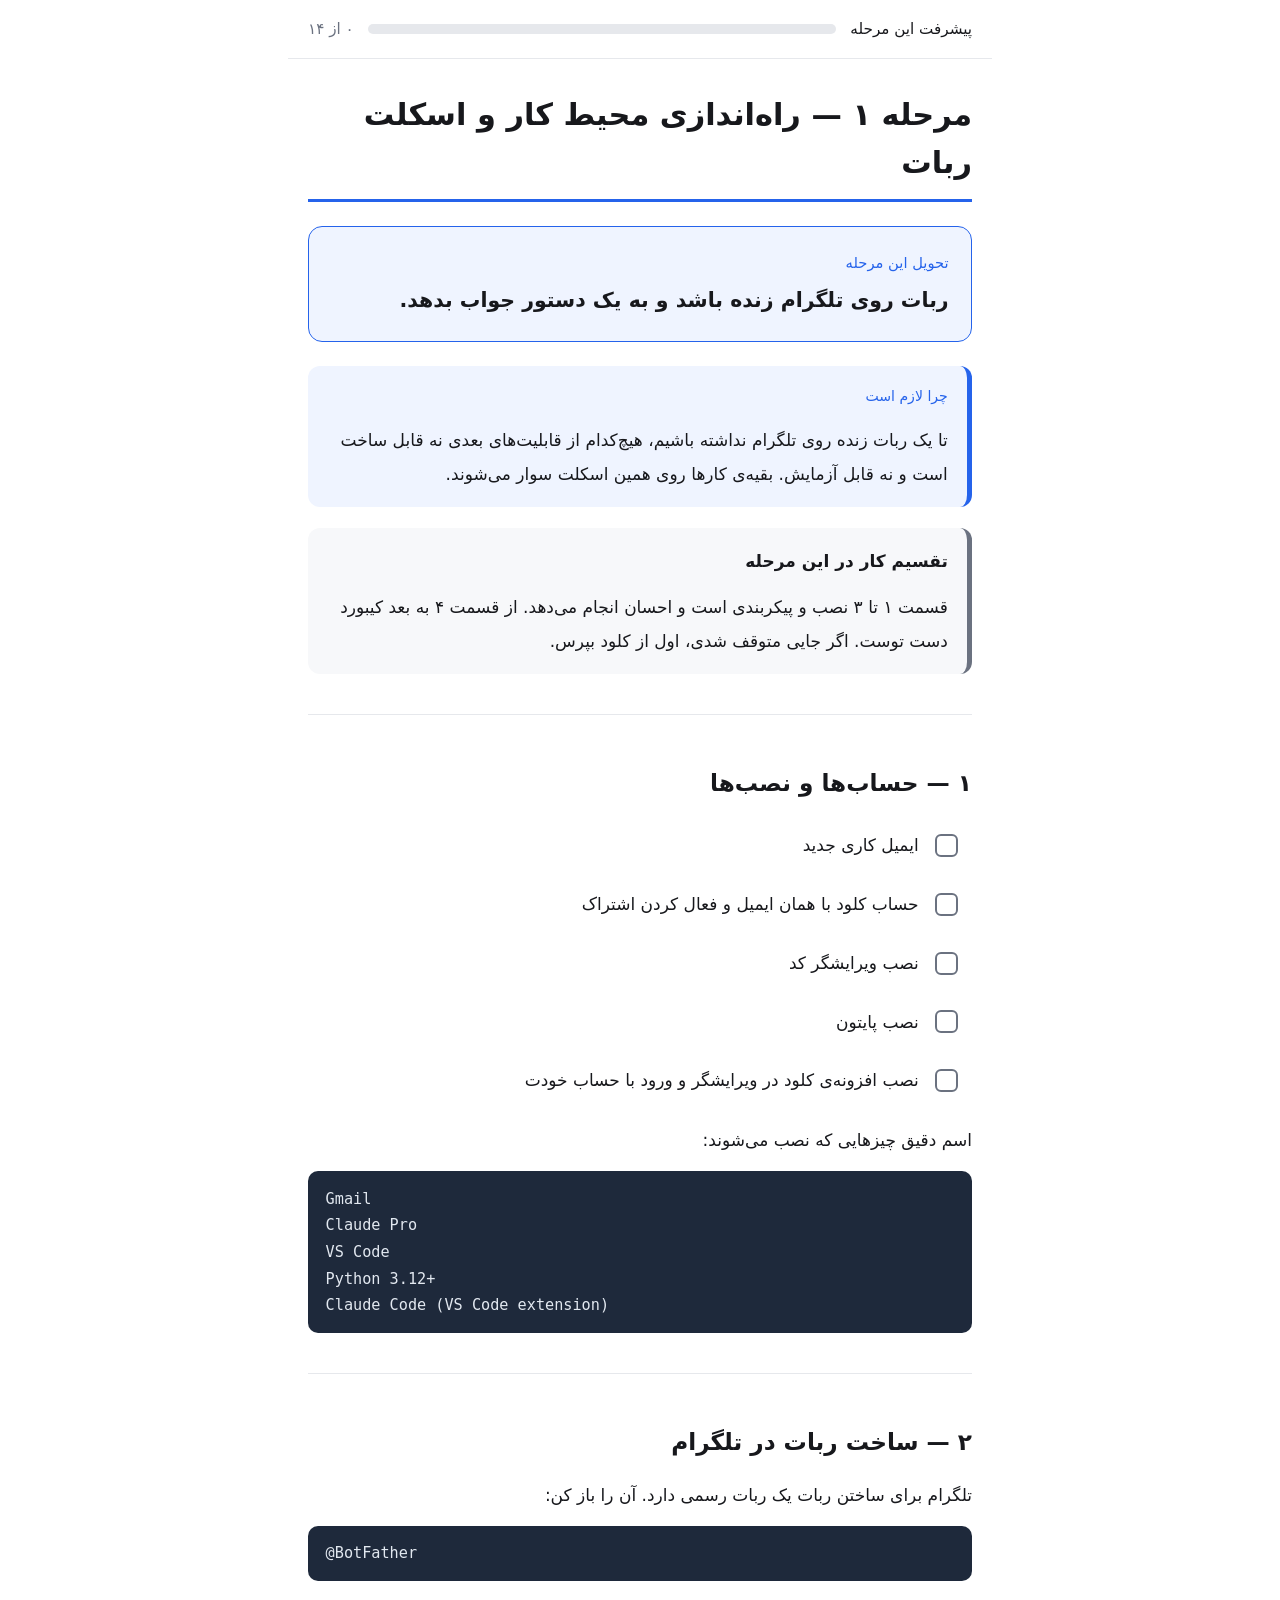
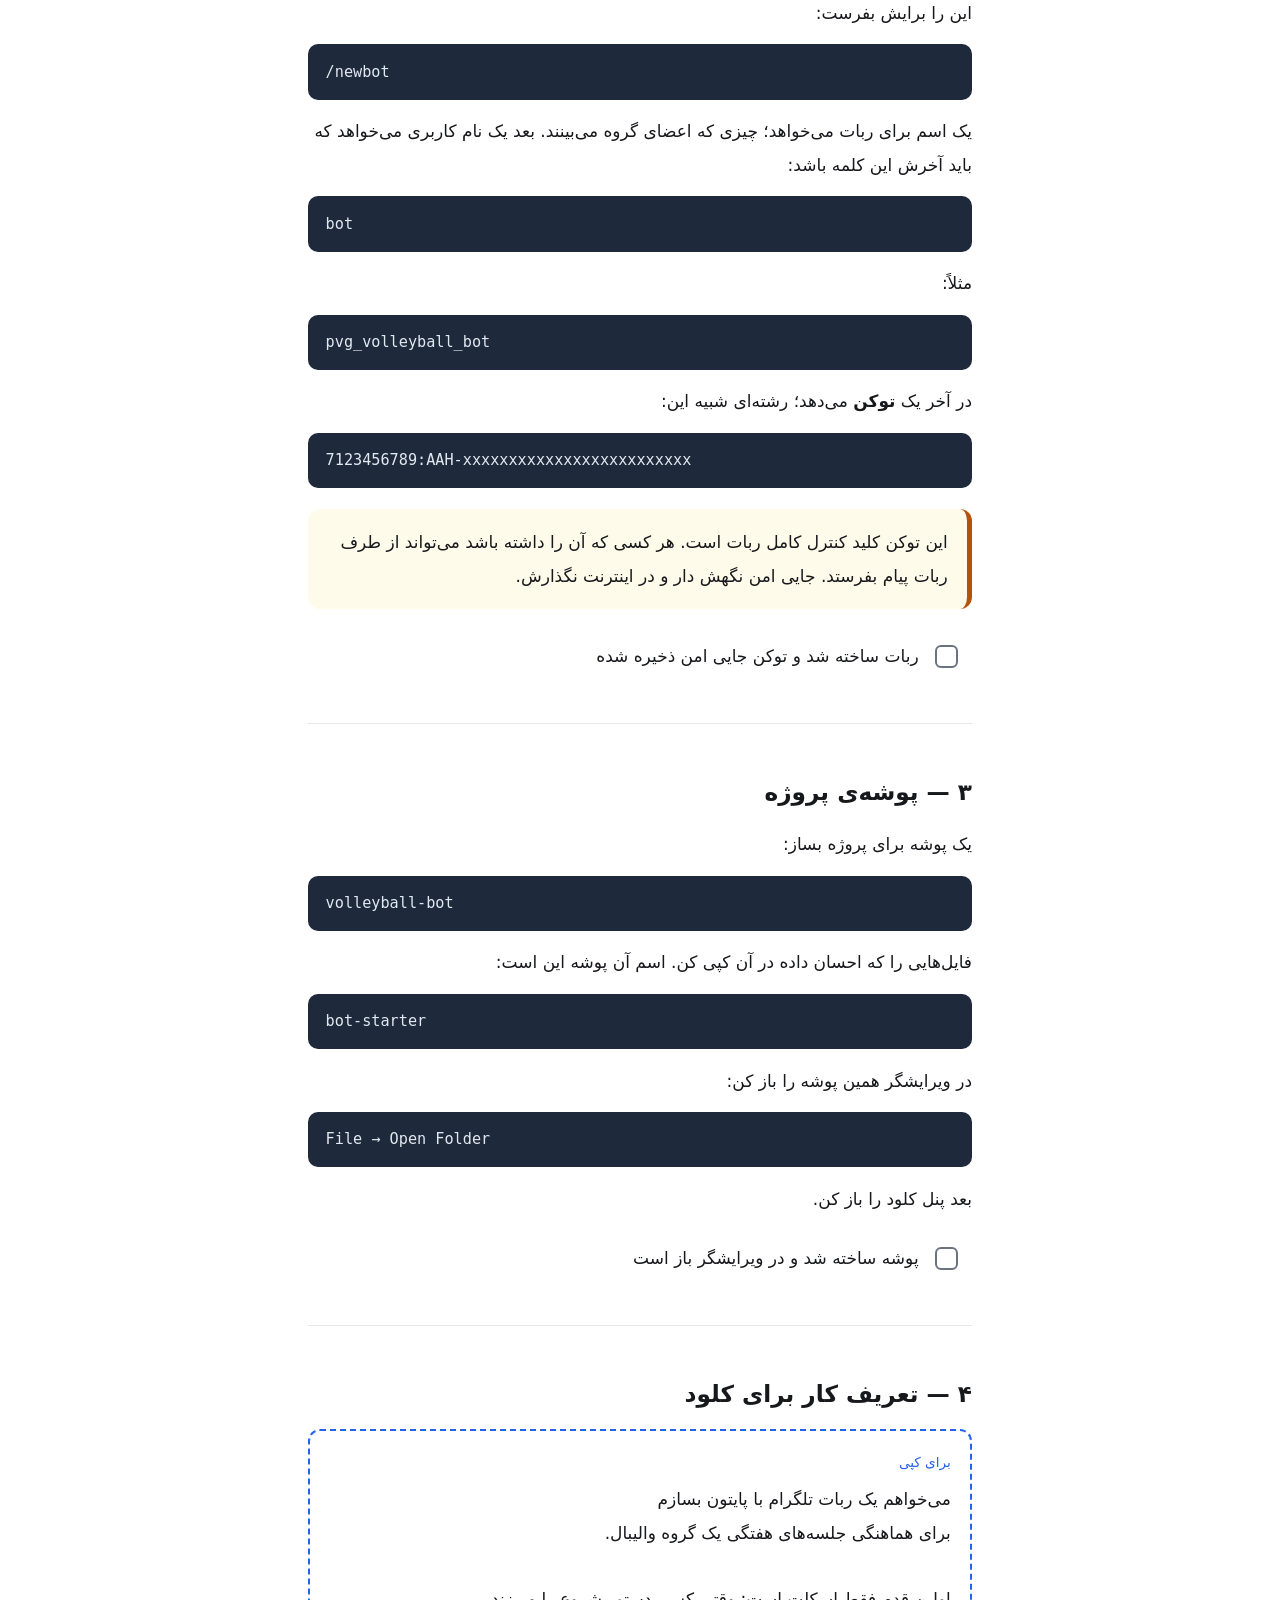
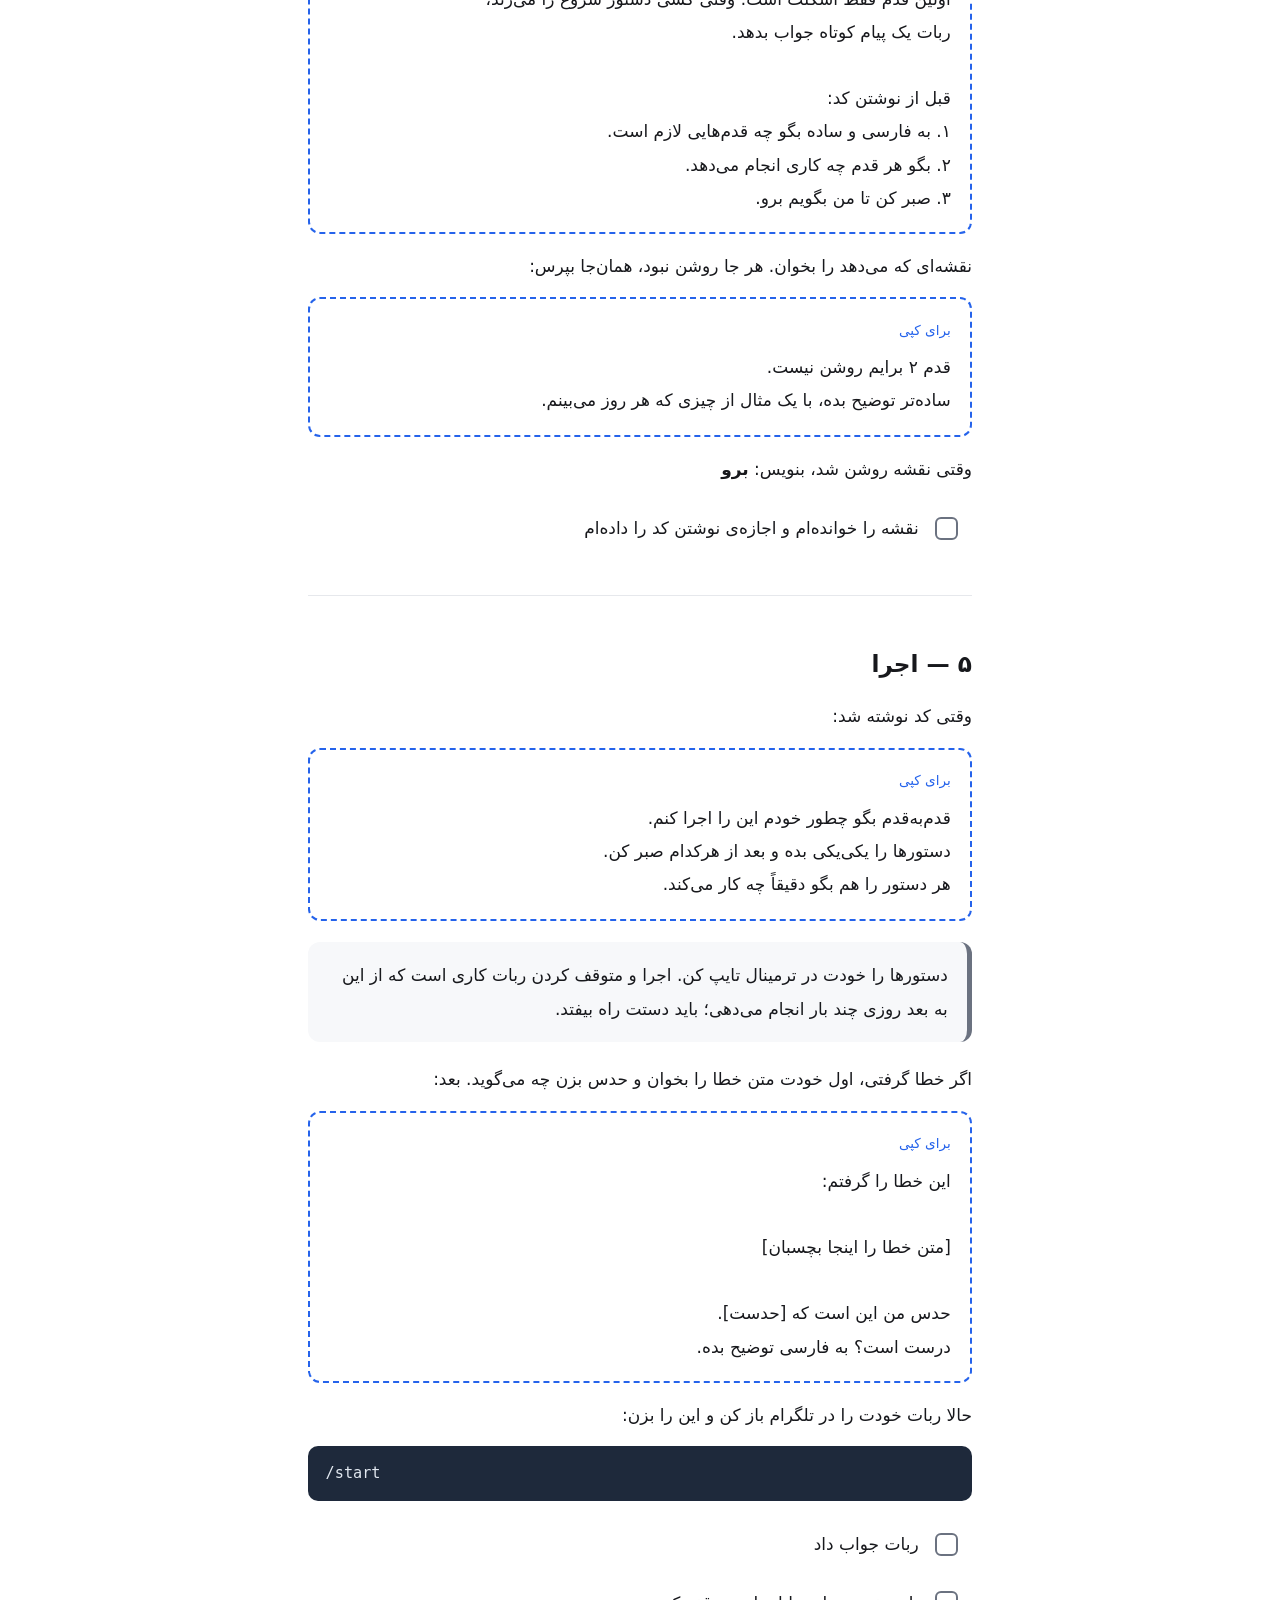
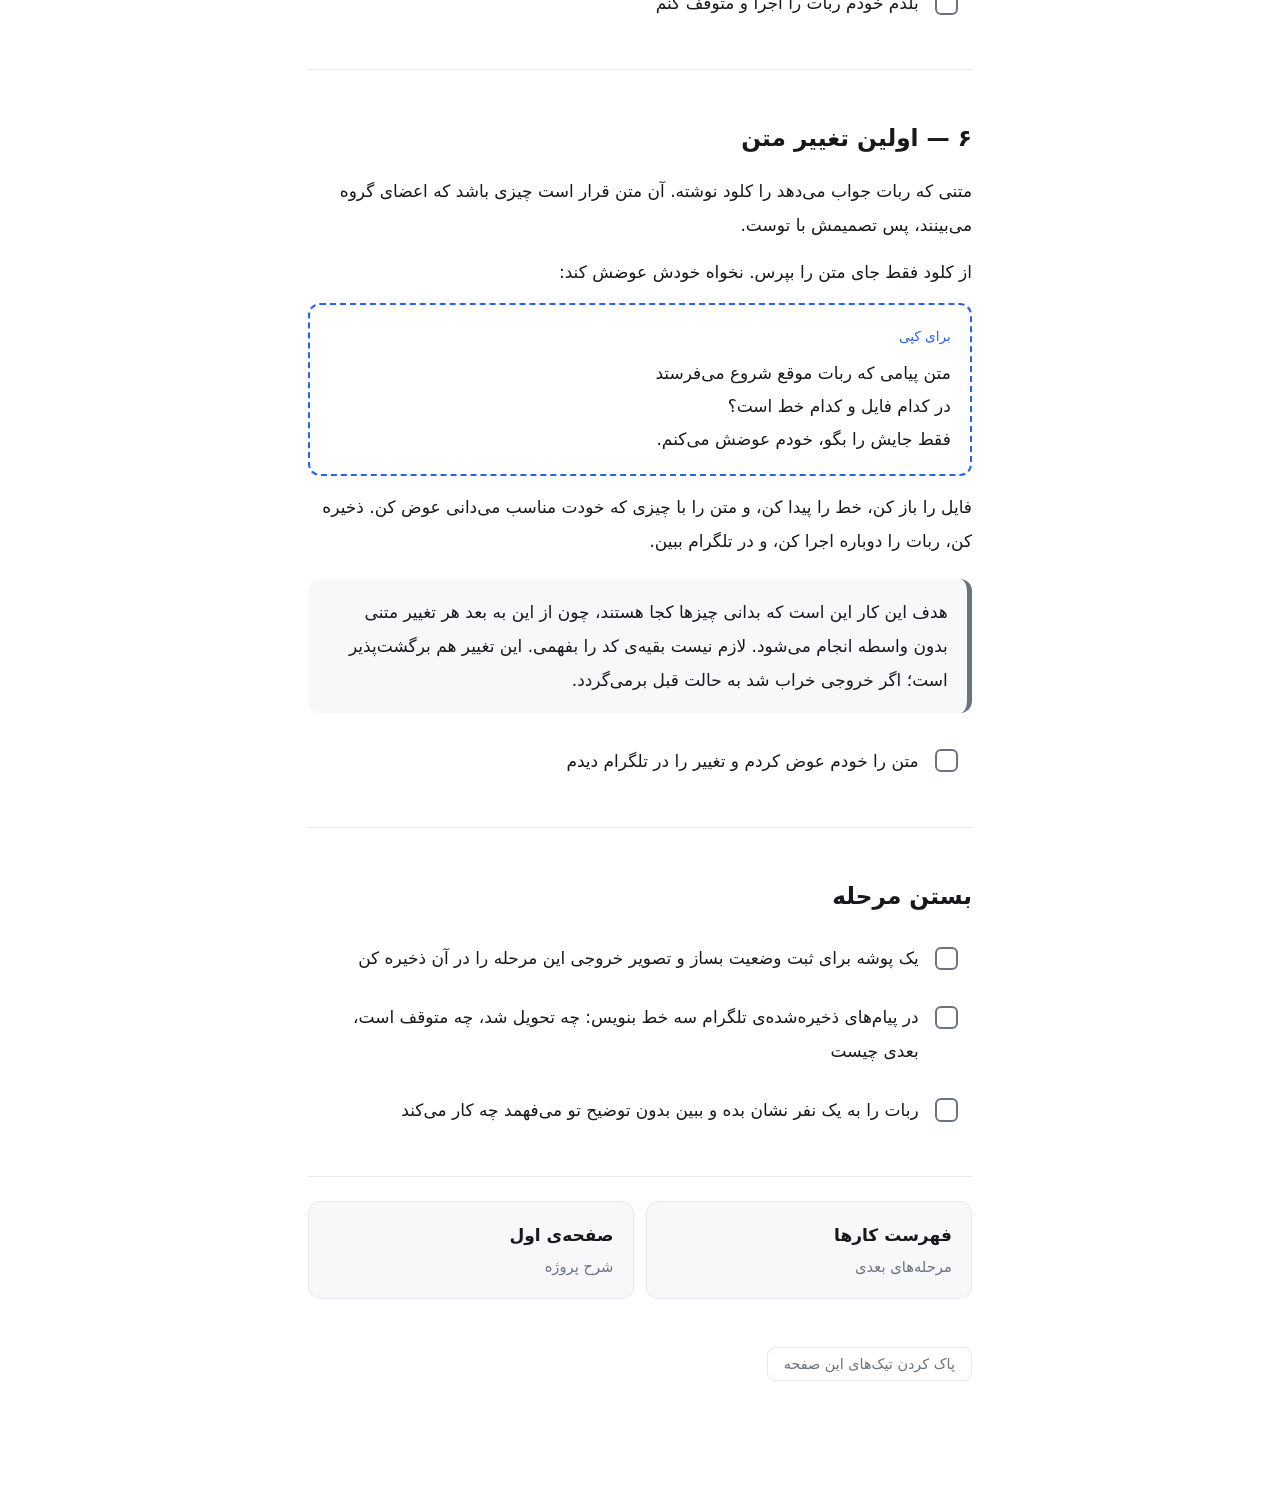
<file: week1/stage1.html>
<!doctype html>
<html lang="fa" dir="rtl">
<head>
<meta charset="utf-8">
<meta name="viewport" content="width=device-width, initial-scale=1">
<title>مرحله ۱</title>
<link rel="stylesheet" href="../assets/style.css">
</head>
<body>

<div class="progress-bar">
  <span>پیشرفت این مرحله</span>
  <span class="track"><span class="fill"></span></span>
  <span class="count">۰ از ۰</span>
</div>

<h1>مرحله ۱ — راه‌اندازی محیط کار و اسکلت ربات</h1>

<div class="target">
  <div class="label">تحویل این مرحله</div>
  <div class="text">ربات روی تلگرام زنده باشد و به یک دستور جواب بدهد.</div>
</div>

<div class="why"><span class="tag">چرا لازم است</span>
<p>
تا یک ربات زنده روی تلگرام نداشته باشیم، هیچ‌کدام از قابلیت‌های بعدی
نه قابل ساخت است و نه قابل آزمایش. بقیه‌ی کارها روی همین اسکلت سوار می‌شوند.
</p>
</div>

<div class="note">
<p><b>تقسیم کار در این مرحله</b></p>
<p>
قسمت ۱ تا ۳ نصب و پیکربندی است و احسان انجام می‌دهد.
از قسمت ۴ به بعد کیبورد دست توست.
اگر جایی متوقف شدی، اول از کلود بپرس.
</p>
</div>

<hr>

<h2>۱ — حساب‌ها و نصب‌ها</h2>

<ul class="checklist">
  <li><label><input type="checkbox"><span>ایمیل کاری جدید</span></label></li>
  <li><label><input type="checkbox"><span>حساب کلود با همان ایمیل و فعال کردن اشتراک</span></label></li>
  <li><label><input type="checkbox"><span>نصب ویرایشگر کد</span></label></li>
  <li><label><input type="checkbox"><span>نصب پایتون</span></label></li>
  <li><label><input type="checkbox"><span>نصب افزونه‌ی کلود در ویرایشگر و ورود با حساب خودت</span></label></li>
</ul>

<p>اسم دقیق چیزهایی که نصب می‌شوند:</p>
<pre class="cmd">Gmail
Claude Pro
VS Code
Python 3.12+
Claude Code (VS Code extension)</pre>

<hr>

<h2>۲ — ساخت ربات در تلگرام</h2>

<p>تلگرام برای ساختن ربات یک ربات رسمی دارد. آن را باز کن:</p>
<pre class="cmd">@BotFather</pre>

<p>این را برایش بفرست:</p>
<pre class="cmd">/newbot</pre>

<p>
یک اسم برای ربات می‌خواهد؛ چیزی که اعضای گروه می‌بینند.
بعد یک نام کاربری می‌خواهد که باید آخرش این کلمه باشد:
</p>
<pre class="cmd">bot</pre>

<p>مثلاً:</p>
<pre class="cmd">pvg_volleyball_bot</pre>

<p>در آخر یک <b>توکن</b> می‌دهد؛ رشته‌ای شبیه این:</p>
<pre class="cmd">7123456789:AAH-xxxxxxxxxxxxxxxxxxxxxxxxx</pre>

<div class="warn">
<p>
این توکن کلید کنترل کامل ربات است. هر کسی که آن را داشته باشد
می‌تواند از طرف ربات پیام بفرستد. جایی امن نگهش دار و در اینترنت نگذارش.
</p>
</div>

<ul class="checklist">
  <li><label><input type="checkbox"><span>ربات ساخته شد و توکن جایی امن ذخیره شده</span></label></li>
</ul>

<hr>

<h2>۳ — پوشه‌ی پروژه</h2>

<p>یک پوشه برای پروژه بساز:</p>
<pre class="cmd">volleyball-bot</pre>

<p>فایل‌هایی را که احسان داده در آن کپی کن. اسم آن پوشه این است:</p>
<pre class="cmd">bot-starter</pre>

<p>در ویرایشگر همین پوشه را باز کن:</p>
<pre class="cmd">File → Open Folder</pre>

<p>بعد پنل کلود را باز کن.</p>

<ul class="checklist">
  <li><label><input type="checkbox"><span>پوشه ساخته شد و در ویرایشگر باز است</span></label></li>
</ul>

<hr>

<h2>۴ — تعریف کار برای کلود</h2>

<div class="prompt"><span class="tag">برای کپی</span>می‌خواهم یک ربات تلگرام با پایتون بسازم
برای هماهنگی جلسه‌های هفتگی یک گروه والیبال.

اولین قدم فقط اسکلت است: وقتی کسی دستور شروع را می‌زند،
ربات یک پیام کوتاه جواب بدهد.

قبل از نوشتن کد:
۱. به فارسی و ساده بگو چه قدم‌هایی لازم است.
۲. بگو هر قدم چه کاری انجام می‌دهد.
۳. صبر کن تا من بگویم برو.</div>

<p>
نقشه‌ای که می‌دهد را بخوان. هر جا روشن نبود، همان‌جا بپرس:
</p>

<div class="prompt"><span class="tag">برای کپی</span>قدم ۲ برایم روشن نیست.
ساده‌تر توضیح بده، با یک مثال از چیزی که هر روز می‌بینم.</div>

<p>وقتی نقشه روشن شد، بنویس: <b>برو</b></p>

<ul class="checklist">
  <li><label><input type="checkbox"><span>نقشه را خوانده‌ام و اجازه‌ی نوشتن کد را داده‌ام</span></label></li>
</ul>

<hr>

<h2>۵ — اجرا</h2>

<p>وقتی کد نوشته شد:</p>

<div class="prompt"><span class="tag">برای کپی</span>قدم‌به‌قدم بگو چطور خودم این را اجرا کنم.
دستورها را یکی‌یکی بده و بعد از هرکدام صبر کن.
هر دستور را هم بگو دقیقاً چه کار می‌کند.</div>

<div class="note">
<p>
دستورها را خودت در ترمینال تایپ کن. اجرا و متوقف کردن ربات کاری است که
از این به بعد روزی چند بار انجام می‌دهی؛ باید دستت راه بیفتد.
</p>
</div>

<p>اگر خطا گرفتی، اول خودت متن خطا را بخوان و حدس بزن چه می‌گوید. بعد:</p>

<div class="prompt"><span class="tag">برای کپی</span>این خطا را گرفتم:

[متن خطا را اینجا بچسبان]

حدس من این است که [حدست].
درست است؟ به فارسی توضیح بده.</div>

<p>حالا ربات خودت را در تلگرام باز کن و این را بزن:</p>
<pre class="cmd">/start</pre>

<ul class="checklist">
  <li><label><input type="checkbox"><span>ربات جواب داد</span></label></li>
  <li><label><input type="checkbox"><span>بلدم خودم ربات را اجرا و متوقف کنم</span></label></li>
</ul>

<hr>

<h2>۶ — اولین تغییر متن</h2>

<p>
متنی که ربات جواب می‌دهد را کلود نوشته. آن متن قرار است چیزی باشد که
اعضای گروه می‌بینند، پس تصمیمش با توست.
</p>

<p>از کلود فقط جای متن را بپرس. نخواه خودش عوضش کند:</p>

<div class="prompt"><span class="tag">برای کپی</span>متن پیامی که ربات موقع شروع می‌فرستد
در کدام فایل و کدام خط است؟
فقط جایش را بگو، خودم عوضش می‌کنم.</div>

<p>
فایل را باز کن، خط را پیدا کن، و متن را با چیزی که خودت مناسب می‌دانی عوض کن.
ذخیره کن، ربات را دوباره اجرا کن، و در تلگرام ببین.
</p>

<div class="note">
<p>
هدف این کار این است که بدانی چیزها کجا هستند، چون از این به بعد
هر تغییر متنی بدون واسطه انجام می‌شود. لازم نیست بقیه‌ی کد را بفهمی.
این تغییر هم برگشت‌پذیر است؛ اگر خروجی خراب شد به حالت قبل برمی‌گردد.
</p>
</div>

<ul class="checklist">
  <li><label><input type="checkbox"><span>متن را خودم عوض کردم و تغییر را در تلگرام دیدم</span></label></li>
</ul>

<hr>

<h2>بستن مرحله</h2>

<ul class="checklist">
  <li><label><input type="checkbox"><span>یک پوشه برای ثبت وضعیت بساز و تصویر خروجی این مرحله را در آن ذخیره کن</span></label></li>
  <li><label><input type="checkbox"><span>در پیام‌های ذخیره‌شده‌ی تلگرام سه خط بنویس: چه تحویل شد، چه متوقف است، بعدی چیست</span></label></li>
  <li><label><input type="checkbox"><span>ربات را به یک نفر نشان بده و ببین بدون توضیح تو می‌فهمد چه کار می‌کند</span></label></li>
</ul>

<div class="nav">
  <a href="week1.html">فهرست کارها<span class="sub">مرحله‌های بعدی</span></a>
  <a href="../index.html">صفحه‌ی اول<span class="sub">شرح پروژه</span></a>
</div>

<button class="reset">پاک کردن تیک‌های این صفحه</button>

<script src="../assets/app.js"></script>
</body>
</html>
</file>
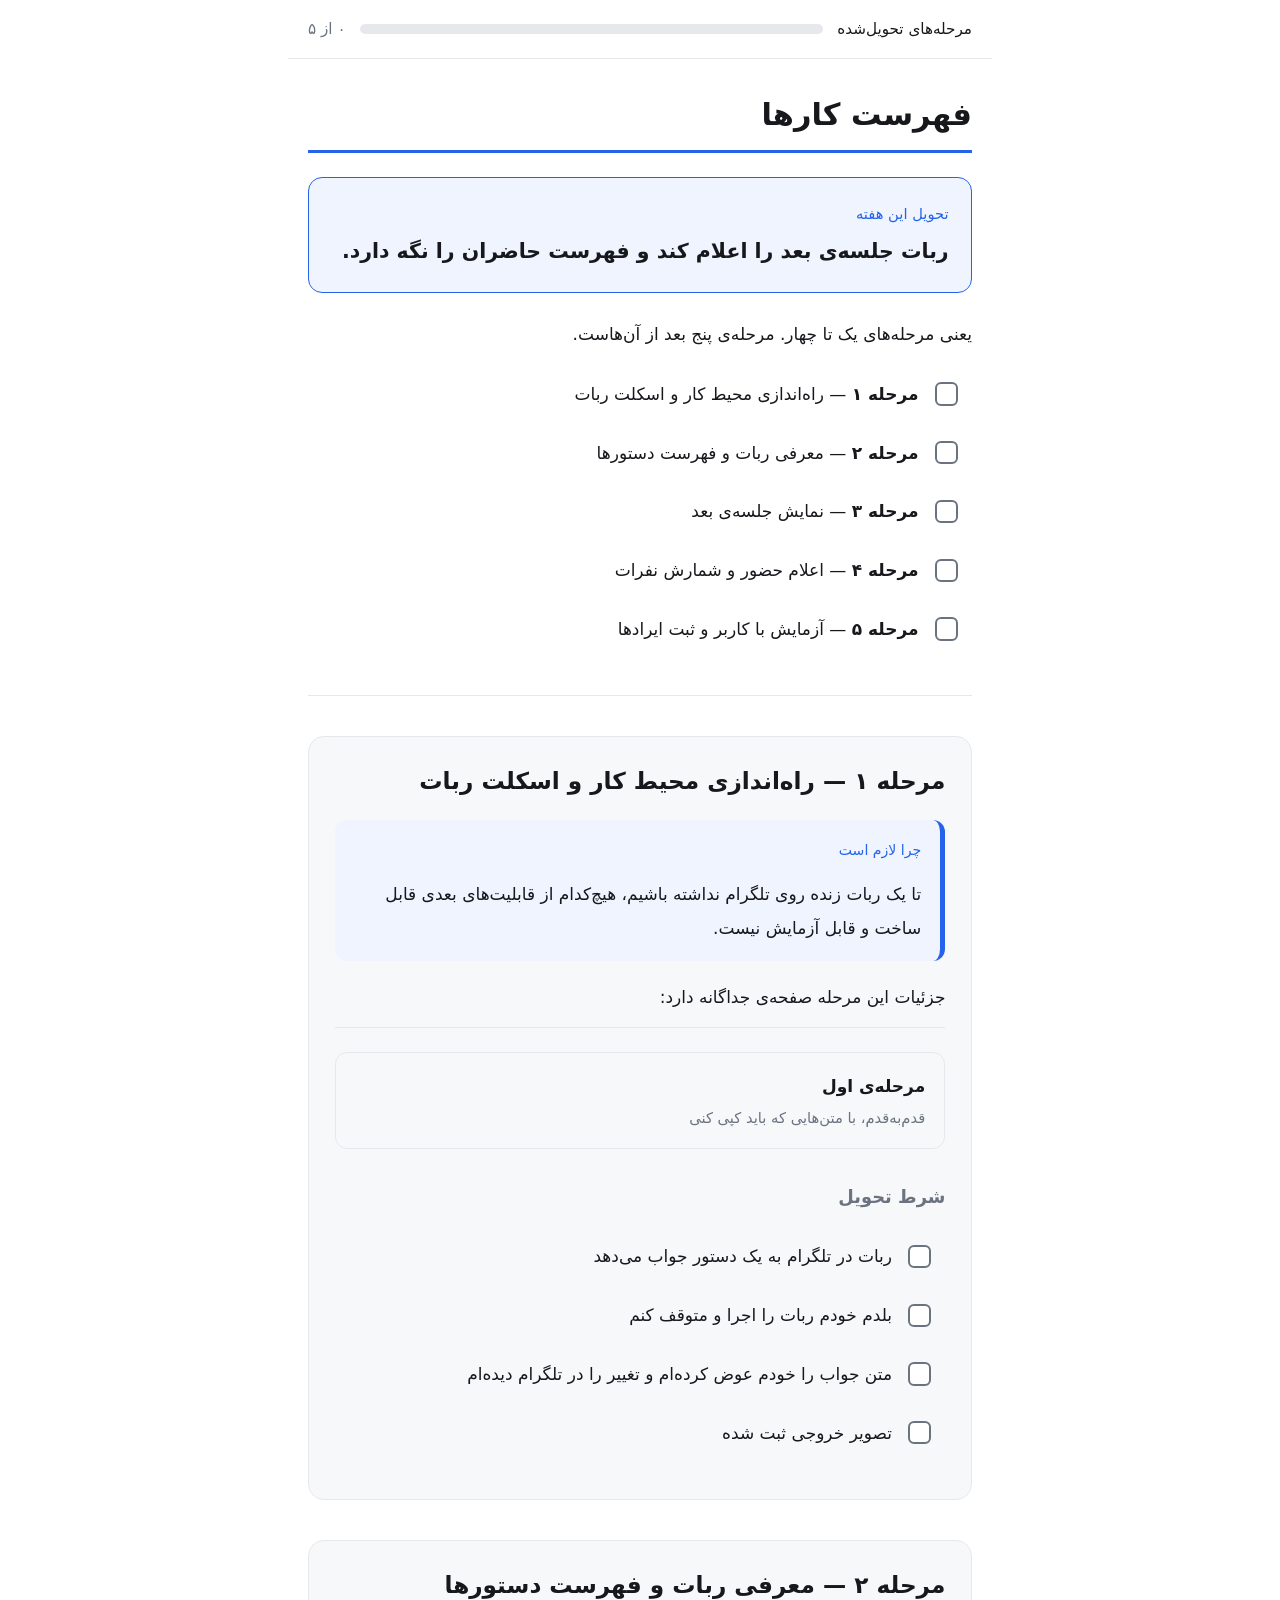
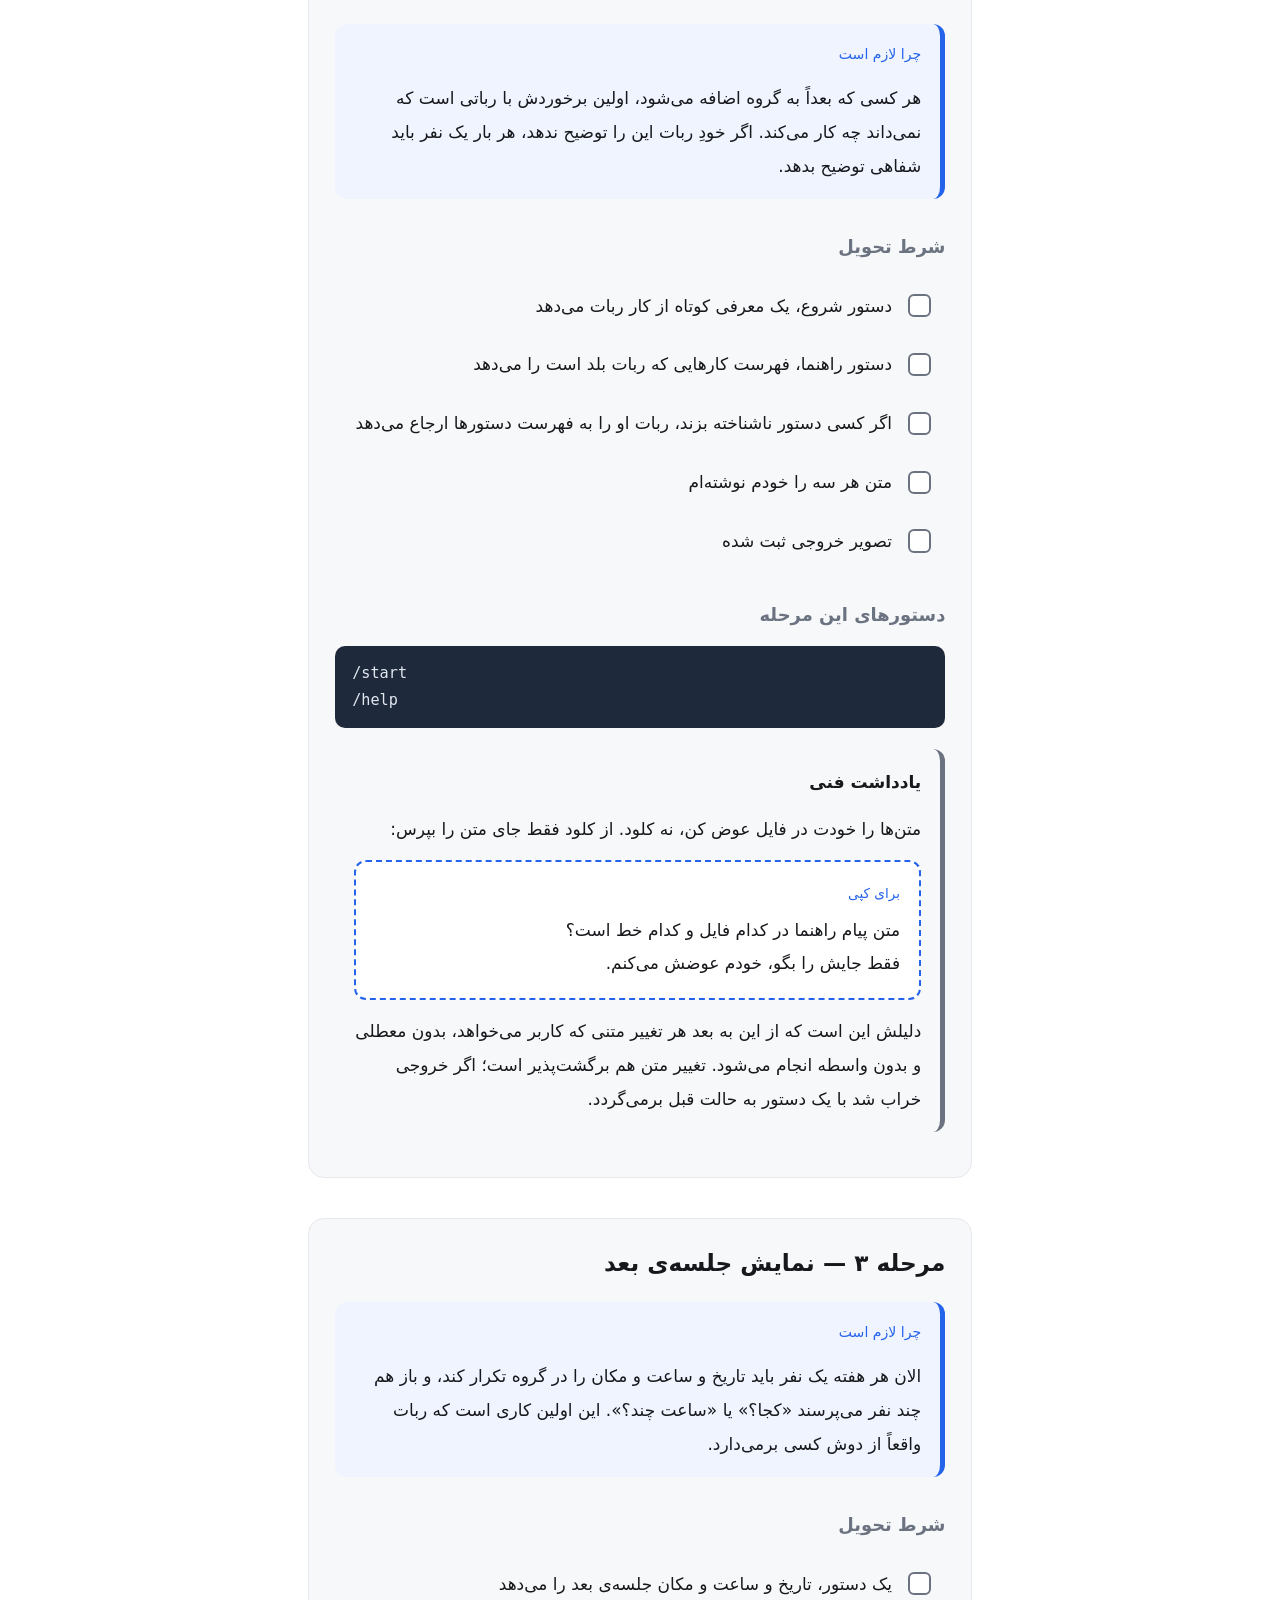
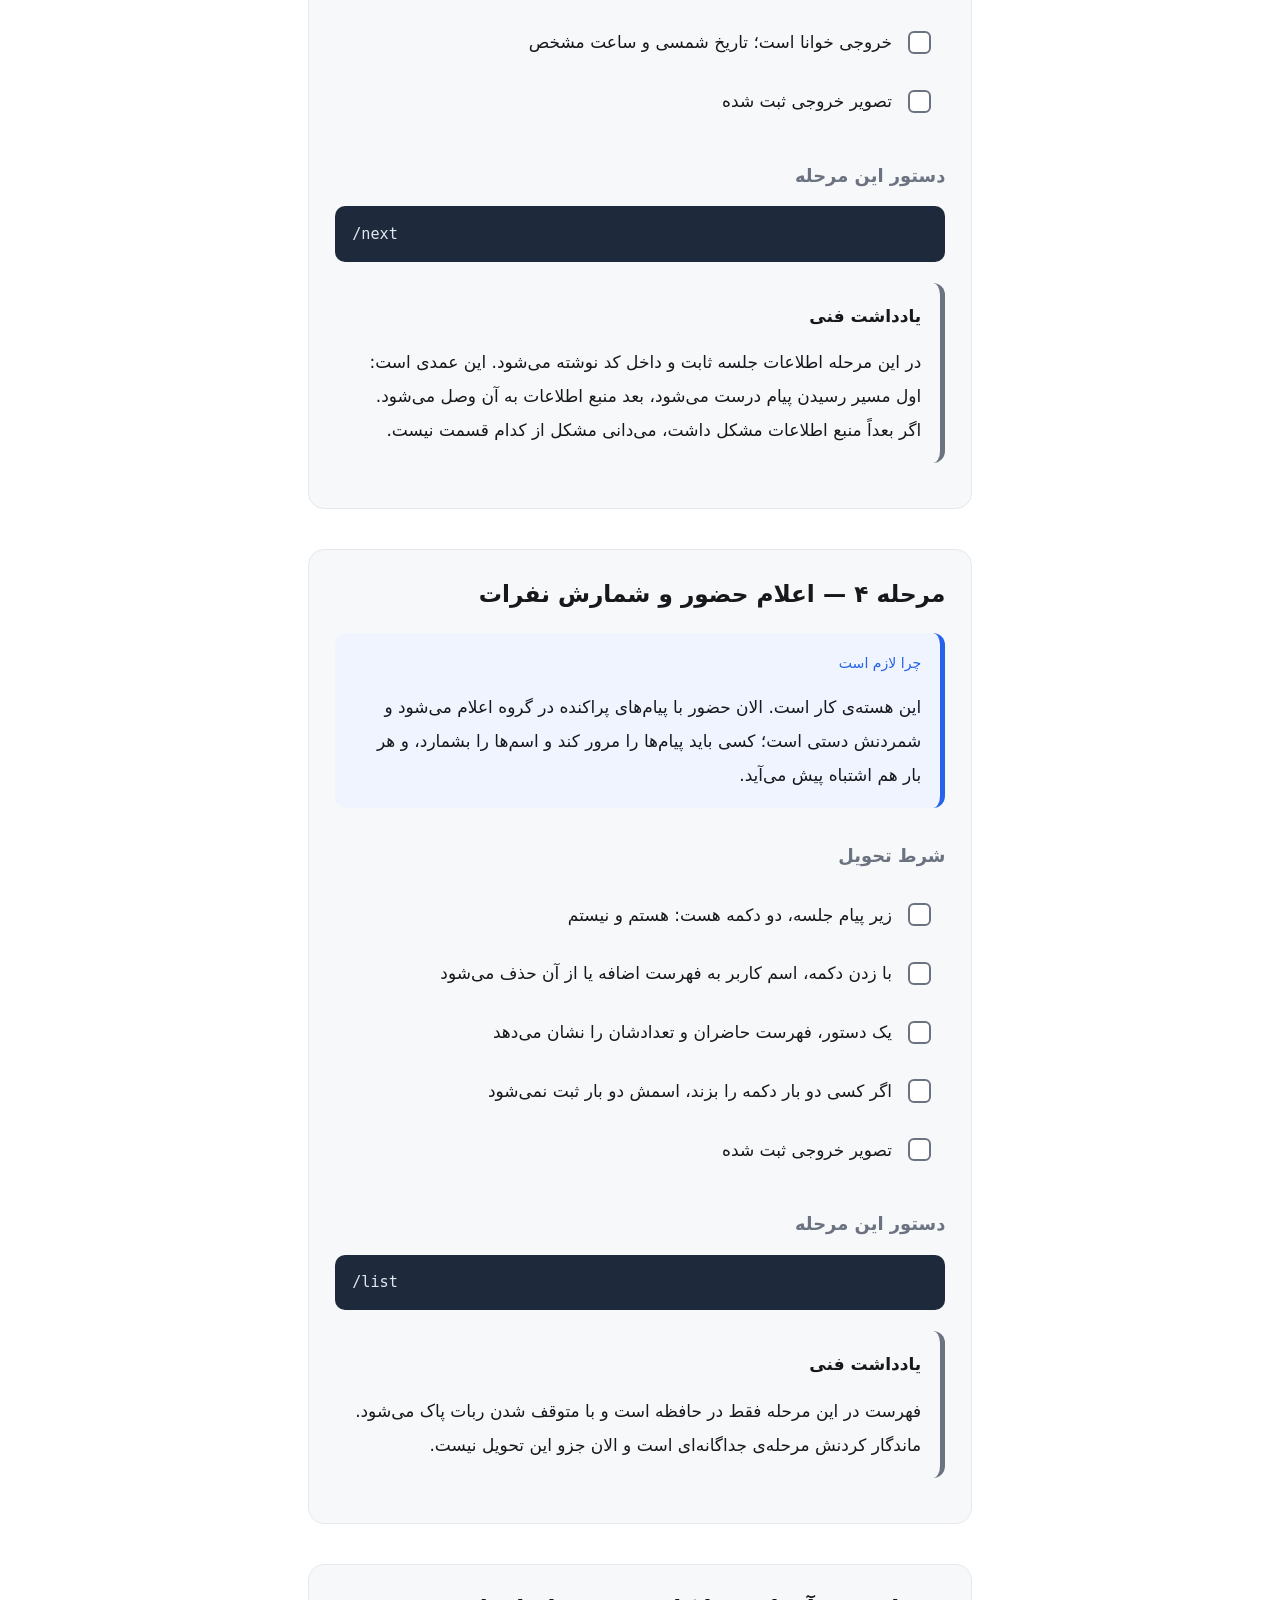
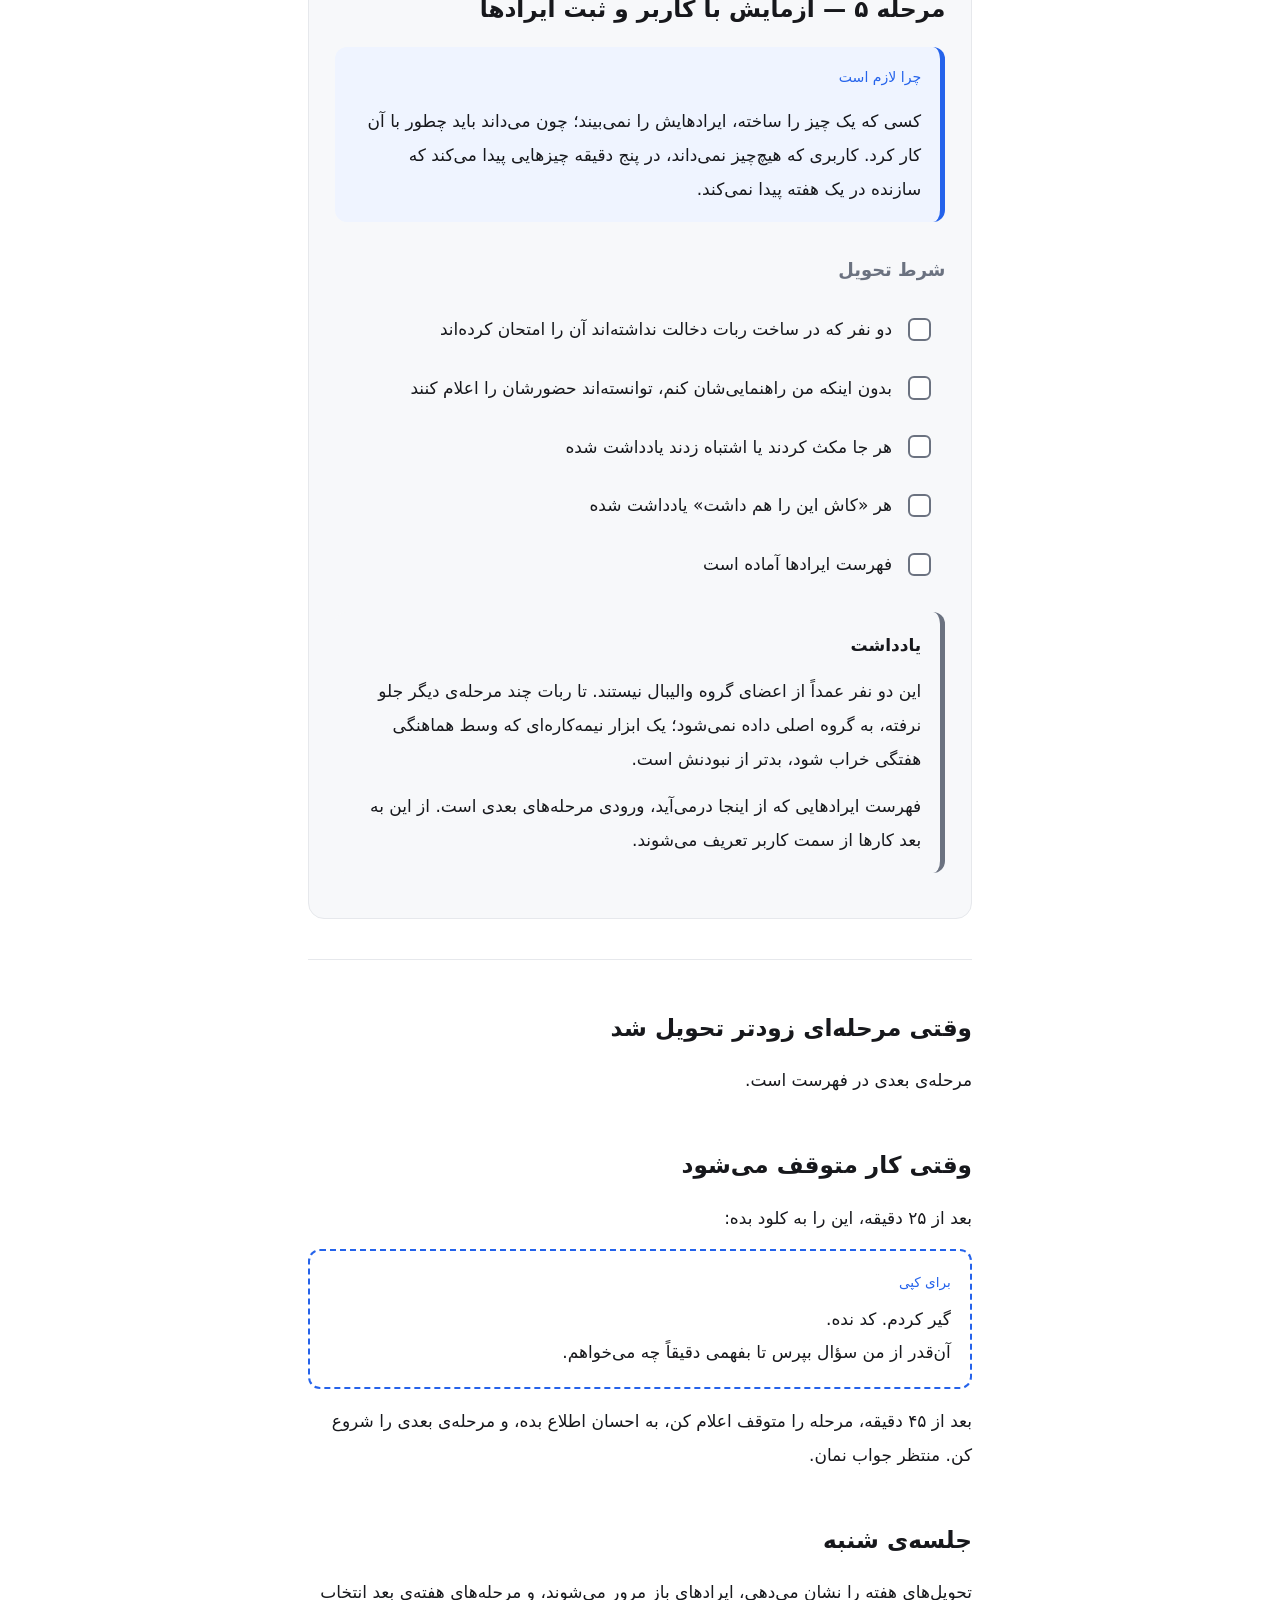
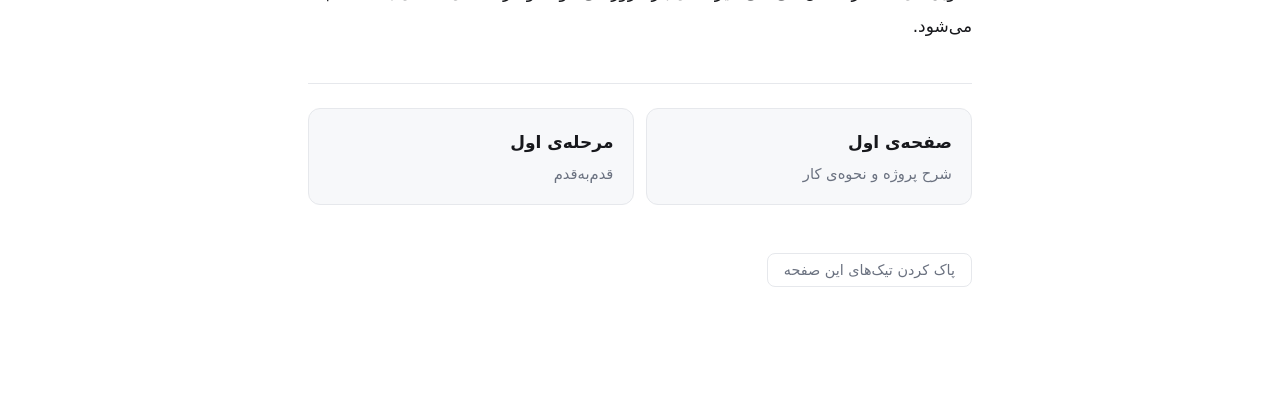
<file: week1/week1.html>
<!doctype html>
<html lang="fa" dir="rtl">
<head>
<meta charset="utf-8">
<meta name="viewport" content="width=device-width, initial-scale=1">
<title>فهرست کارها</title>
<link rel="stylesheet" href="../assets/style.css">
</head>
<body>

<div class="progress-bar">
  <span>مرحله‌های تحویل‌شده</span>
  <span class="track"><span class="fill"></span></span>
  <span class="count">۰ از ۵</span>
</div>

<h1>فهرست کارها</h1>

<div class="target">
  <div class="label">تحویل این هفته</div>
  <div class="text">ربات جلسه‌ی بعد را اعلام کند و فهرست حاضران را نگه دارد.</div>
</div>

<p>
یعنی مرحله‌های یک تا چهار. مرحله‌ی پنج بعد از آن‌هاست.
</p>

<ul class="checklist" data-track>
  <li><label><input type="checkbox"><span><b>مرحله ۱</b> — راه‌اندازی محیط کار و اسکلت ربات</span></label></li>
  <li><label><input type="checkbox"><span><b>مرحله ۲</b> — معرفی ربات و فهرست دستورها</span></label></li>
  <li><label><input type="checkbox"><span><b>مرحله ۳</b> — نمایش جلسه‌ی بعد</span></label></li>
  <li><label><input type="checkbox"><span><b>مرحله ۴</b> — اعلام حضور و شمارش نفرات</span></label></li>
  <li><label><input type="checkbox"><span><b>مرحله ۵</b> — آزمایش با کاربر و ثبت ایرادها</span></label></li>
</ul>

<hr>

<!-- ================= مرحله ۱ ================= -->
<div class="day">
<h2>مرحله ۱ — راه‌اندازی محیط کار و اسکلت ربات</h2>

<div class="why"><span class="tag">چرا لازم است</span>
<p>
تا یک ربات زنده روی تلگرام نداشته باشیم، هیچ‌کدام از قابلیت‌های بعدی
قابل ساخت و قابل آزمایش نیست.
</p>
</div>

<p>جزئیات این مرحله صفحه‌ی جداگانه دارد:</p>

<div class="nav" style="margin-top:0.5rem">
  <a href="stage1.html">مرحله‌ی اول<span class="sub">قدم‌به‌قدم، با متن‌هایی که باید کپی کنی</span></a>
</div>

<h3>شرط تحویل</h3>
<ul class="checklist">
  <li><label><input type="checkbox"><span>ربات در تلگرام به یک دستور جواب می‌دهد</span></label></li>
  <li><label><input type="checkbox"><span>بلدم خودم ربات را اجرا و متوقف کنم</span></label></li>
  <li><label><input type="checkbox"><span>متن جواب را خودم عوض کرده‌ام و تغییر را در تلگرام دیده‌ام</span></label></li>
  <li><label><input type="checkbox"><span>تصویر خروجی ثبت شده</span></label></li>
</ul>

<p class="done-badge">تحویل شد</p>
</div>

<!-- ================= مرحله ۲ ================= -->
<div class="day">
<h2>مرحله ۲ — معرفی ربات و فهرست دستورها</h2>

<div class="why"><span class="tag">چرا لازم است</span>
<p>
هر کسی که بعداً به گروه اضافه می‌شود، اولین برخوردش با رباتی است که
نمی‌داند چه کار می‌کند. اگر خودِ ربات این را توضیح ندهد،
هر بار یک نفر باید شفاهی توضیح بدهد.
</p>
</div>

<h3>شرط تحویل</h3>
<ul class="checklist">
  <li><label><input type="checkbox"><span>دستور شروع، یک معرفی کوتاه از کار ربات می‌دهد</span></label></li>
  <li><label><input type="checkbox"><span>دستور راهنما، فهرست کارهایی که ربات بلد است را می‌دهد</span></label></li>
  <li><label><input type="checkbox"><span>اگر کسی دستور ناشناخته بزند، ربات او را به فهرست دستورها ارجاع می‌دهد</span></label></li>
  <li><label><input type="checkbox"><span>متن هر سه را خودم نوشته‌ام</span></label></li>
  <li><label><input type="checkbox"><span>تصویر خروجی ثبت شده</span></label></li>
</ul>

<h3>دستورهای این مرحله</h3>
<pre class="cmd">/start
/help</pre>

<div class="note">
<p><b>یادداشت فنی</b></p>
<p>
متن‌ها را خودت در فایل عوض کن، نه کلود. از کلود فقط جای متن را بپرس:
</p>
<div class="prompt"><span class="tag">برای کپی</span>متن پیام راهنما در کدام فایل و کدام خط است؟
فقط جایش را بگو، خودم عوضش می‌کنم.</div>
<p>
دلیلش این است که از این به بعد هر تغییر متنی که کاربر می‌خواهد،
بدون معطلی و بدون واسطه انجام می‌شود. تغییر متن هم برگشت‌پذیر است؛
اگر خروجی خراب شد با یک دستور به حالت قبل برمی‌گردد.
</p>
</div>

<p class="done-badge">تحویل شد</p>
</div>

<!-- ================= مرحله ۳ ================= -->
<div class="day">
<h2>مرحله ۳ — نمایش جلسه‌ی بعد</h2>

<div class="why"><span class="tag">چرا لازم است</span>
<p>
الان هر هفته یک نفر باید تاریخ و ساعت و مکان را در گروه تکرار کند،
و باز هم چند نفر می‌پرسند «کجا؟» یا «ساعت چند؟».
این اولین کاری است که ربات واقعاً از دوش کسی برمی‌دارد.
</p>
</div>

<h3>شرط تحویل</h3>
<ul class="checklist">
  <li><label><input type="checkbox"><span>یک دستور، تاریخ و ساعت و مکان جلسه‌ی بعد را می‌دهد</span></label></li>
  <li><label><input type="checkbox"><span>خروجی خوانا است؛ تاریخ شمسی و ساعت مشخص</span></label></li>
  <li><label><input type="checkbox"><span>تصویر خروجی ثبت شده</span></label></li>
</ul>

<h3>دستور این مرحله</h3>
<pre class="cmd">/next</pre>

<div class="note">
<p><b>یادداشت فنی</b></p>
<p>
در این مرحله اطلاعات جلسه ثابت و داخل کد نوشته می‌شود. این عمدی است:
اول مسیر رسیدن پیام درست می‌شود، بعد منبع اطلاعات به آن وصل می‌شود.
اگر بعداً منبع اطلاعات مشکل داشت، می‌دانی مشکل از کدام قسمت نیست.
</p>
</div>

<p class="done-badge">تحویل شد</p>
</div>

<!-- ================= مرحله ۴ ================= -->
<div class="day">
<h2>مرحله ۴ — اعلام حضور و شمارش نفرات</h2>

<div class="why"><span class="tag">چرا لازم است</span>
<p>
این هسته‌ی کار است. الان حضور با پیام‌های پراکنده در گروه اعلام می‌شود
و شمردنش دستی است؛ کسی باید پیام‌ها را مرور کند و اسم‌ها را بشمارد،
و هر بار هم اشتباه پیش می‌آید.
</p>
</div>

<h3>شرط تحویل</h3>
<ul class="checklist">
  <li><label><input type="checkbox"><span>زیر پیام جلسه، دو دکمه هست: هستم و نیستم</span></label></li>
  <li><label><input type="checkbox"><span>با زدن دکمه، اسم کاربر به فهرست اضافه یا از آن حذف می‌شود</span></label></li>
  <li><label><input type="checkbox"><span>یک دستور، فهرست حاضران و تعدادشان را نشان می‌دهد</span></label></li>
  <li><label><input type="checkbox"><span>اگر کسی دو بار دکمه را بزند، اسمش دو بار ثبت نمی‌شود</span></label></li>
  <li><label><input type="checkbox"><span>تصویر خروجی ثبت شده</span></label></li>
</ul>

<h3>دستور این مرحله</h3>
<pre class="cmd">/list</pre>

<div class="note">
<p><b>یادداشت فنی</b></p>
<p>
فهرست در این مرحله فقط در حافظه است و با متوقف شدن ربات پاک می‌شود.
ماندگار کردنش مرحله‌ی جداگانه‌ای است و الان جزو این تحویل نیست.
</p>
</div>

<p class="done-badge">تحویل شد</p>
</div>

<!-- ================= مرحله ۵ ================= -->
<div class="day">
<h2>مرحله ۵ — آزمایش با کاربر و ثبت ایرادها</h2>

<div class="why"><span class="tag">چرا لازم است</span>
<p>
کسی که یک چیز را ساخته، ایرادهایش را نمی‌بیند؛ چون می‌داند باید چطور
با آن کار کرد. کاربری که هیچ‌چیز نمی‌داند، در پنج دقیقه چیزهایی پیدا می‌کند
که سازنده در یک هفته پیدا نمی‌کند.
</p>
</div>

<h3>شرط تحویل</h3>
<ul class="checklist">
  <li><label><input type="checkbox"><span>دو نفر که در ساخت ربات دخالت نداشته‌اند آن را امتحان کرده‌اند</span></label></li>
  <li><label><input type="checkbox"><span>بدون اینکه من راهنمایی‌شان کنم، توانسته‌اند حضورشان را اعلام کنند</span></label></li>
  <li><label><input type="checkbox"><span>هر جا مکث کردند یا اشتباه زدند یادداشت شده</span></label></li>
  <li><label><input type="checkbox"><span>هر «کاش این را هم داشت» یادداشت شده</span></label></li>
  <li><label><input type="checkbox"><span>فهرست ایرادها آماده است</span></label></li>
</ul>

<div class="note">
<p><b>یادداشت</b></p>
<p>
این دو نفر عمداً از اعضای گروه والیبال نیستند. تا ربات چند مرحله‌ی دیگر
جلو نرفته، به گروه اصلی داده نمی‌شود؛ یک ابزار نیمه‌کاره‌ای که وسط
هماهنگی هفتگی خراب شود، بدتر از نبودنش است.
</p>
<p>
فهرست ایرادهایی که از اینجا درمی‌آید، ورودی مرحله‌های بعدی است.
از این به بعد کارها از سمت کاربر تعریف می‌شوند.
</p>
</div>

<p class="done-badge">تحویل شد</p>
</div>

<hr>

<h2>وقتی مرحله‌ای زودتر تحویل شد</h2>

<p>
مرحله‌ی بعدی در فهرست است.
</p>

<h2>وقتی کار متوقف می‌شود</h2>

<p>بعد از ۲۵ دقیقه، این را به کلود بده:</p>
<div class="prompt"><span class="tag">برای کپی</span>گیر کردم. کد نده.
آن‌قدر از من سؤال بپرس تا بفهمی دقیقاً چه می‌خواهم.</div>
<p>
بعد از ۴۵ دقیقه، مرحله را متوقف اعلام کن، به احسان اطلاع بده،
و مرحله‌ی بعدی را شروع کن. منتظر جواب نمان.
</p>

<h2>جلسه‌ی شنبه</h2>

<p>
تحویل‌های هفته را نشان می‌دهی، ایرادهای باز مرور می‌شوند،
و مرحله‌های هفته‌ی بعد انتخاب می‌شود.
</p>

<div class="nav">
  <a href="../index.html">صفحه‌ی اول<span class="sub">شرح پروژه و نحوه‌ی کار</span></a>
  <a href="stage1.html">مرحله‌ی اول<span class="sub">قدم‌به‌قدم</span></a>
</div>

<button class="reset">پاک کردن تیک‌های این صفحه</button>

<script src="../assets/app.js"></script>
</body>
</html>
</file>
<file: assets/style.css>
/* ---------------------------------------------------------------
   استایل مشترک همه‌ی صفحه‌ها
   راست‌به‌چپ، خوانا، بدون هیچ وابستگی به اینترنت
   --------------------------------------------------------------- */

:root {
  --bg:        #ffffff;
  --fg:        #17181c;
  --muted:     #6b7280;
  --line:      #e6e8ec;
  --card:      #f7f8fa;
  --accent:    #2563eb;
  --accent-bg: #eff4ff;
  --ok:        #15803d;
  --ok-bg:     #f0fdf4;
  --ok-line:   #bbf7d0;
  --warn:      #b45309;
  --warn-bg:   #fffbeb;
  --warn-line: #fde68a;
  --code-bg:   #1e293b;
  --code-fg:   #e2e8f0;
}

@media (prefers-color-scheme: dark) {
  :root {
    --bg:        #14161a;
    --fg:        #e8eaed;
    --muted:     #9aa1ac;
    --line:      #2a2e35;
    --card:      #1b1e24;
    --accent:    #7aa2f7;
    --accent-bg: #1a2233;
    --ok:        #6ee7a8;
    --ok-bg:     #14251c;
    --ok-line:   #24503a;
    --warn:      #fbbf24;
    --warn-bg:   #2a2113;
    --warn-line: #4d3a15;
    --code-bg:   #0f1319;
    --code-fg:   #cbd5e1;
  }
}

* { box-sizing: border-box; }

html { -webkit-text-size-adjust: 100%; }

body {
  direction: rtl;
  text-align: right;
  font-family: Tahoma, "Iran Sans", "Vazirmatn", "Segoe UI", system-ui, sans-serif;
  font-size: 17px;
  line-height: 2;
  color: var(--fg);
  background: var(--bg);
  max-width: 44rem;
  margin: 0 auto;
  padding: 1.5rem 1.25rem 7rem;
}

/* ---------- نوار پیشرفت بالای صفحه ---------- */

.progress-bar {
  position: sticky;
  top: 0;
  z-index: 10;
  margin: -1.5rem -1.25rem 2rem;
  padding: 0.85rem 1.25rem;
  background: var(--bg);
  border-bottom: 1px solid var(--line);
  display: flex;
  align-items: center;
  gap: 0.9rem;
  font-size: 0.95rem;
}
.progress-bar .track {
  flex: 1;
  height: 10px;
  border-radius: 99px;
  background: var(--line);
  overflow: hidden;
}
.progress-bar .fill {
  height: 100%;
  width: 0;
  border-radius: 99px;
  background: var(--ok);
  transition: width 0.35s ease;
}
.progress-bar .count { color: var(--muted); white-space: nowrap; }

/* ---------- عنوان‌ها ---------- */

h1 {
  font-size: 1.9rem;
  line-height: 1.6;
  margin: 0 0 1.5rem;
  padding-bottom: 0.7rem;
  border-bottom: 3px solid var(--accent);
}
h2 {
  font-size: 1.45rem;
  line-height: 1.7;
  margin: 3rem 0 1rem;
}
h3 {
  font-size: 1.12rem;
  line-height: 1.8;
  margin: 2rem 0 0.6rem;
  color: var(--muted);
}
p { margin: 0.8rem 0; }
hr { border: 0; border-top: 1px solid var(--line); margin: 2.5rem 0; }

/* ---------- جعبه‌ی هدف ---------- */

.target {
  background: var(--accent-bg);
  border: 1px solid var(--accent);
  border-radius: 14px;
  padding: 1.3rem 1.4rem;
  margin: 1.5rem 0;
}
.target .label {
  font-size: 0.92rem;
  color: var(--accent);
  margin-bottom: 0.3rem;
}
.target .text {
  font-size: 1.28rem;
  font-weight: bold;
  line-height: 1.85;
}

/* ---------- کارت روز ---------- */

.day {
  border: 1px solid var(--line);
  border-radius: 16px;
  padding: 1.5rem 1.6rem;
  margin: 2.5rem 0;
  background: var(--card);
  transition: background 0.3s, border-color 0.3s;
}
.day.done {
  background: var(--ok-bg);
  border-color: var(--ok-line);
}
.day h2 { margin-top: 0; }
.day .done-badge {
  display: none;
  color: var(--ok);
  font-weight: bold;
  margin-top: 1rem;
}
.day.done .done-badge { display: block; }

/* ---------- چک‌لیست ---------- */

.checklist { list-style: none; margin: 1rem 0; padding: 0; }
.checklist li { margin: 0.35rem 0; }

.checklist label {
  display: flex;
  align-items: flex-start;
  gap: 0.75rem;
  padding: 0.6rem 0.7rem;
  border-radius: 10px;
  cursor: pointer;
  transition: background 0.15s;
}
.checklist label:hover { background: rgba(127, 127, 127, 0.09); }

.checklist input[type="checkbox"] {
  appearance: none;
  -webkit-appearance: none;
  flex: 0 0 auto;
  width: 1.45rem;
  height: 1.45rem;
  margin-top: 0.35rem;
  border: 2px solid var(--muted);
  border-radius: 6px;
  background: var(--bg);
  cursor: pointer;
  position: relative;
}
.checklist input[type="checkbox"]:checked {
  background: var(--ok);
  border-color: var(--ok);
}
.checklist input[type="checkbox"]:checked::after {
  content: "✓";
  position: absolute;
  inset: 0;
  display: flex;
  align-items: center;
  justify-content: center;
  color: #fff;
  font-size: 1rem;
  font-weight: bold;
}
.checklist input:checked + span { color: var(--muted); text-decoration: line-through; }

/* ---------- بلوک انگلیسی: همیشه چپ‌به‌راست ---------- */

pre.cmd {
  direction: ltr;
  text-align: left;
  unicode-bidi: isolate;
  font-family: "Cascadia Mono", Consolas, "DejaVu Sans Mono", monospace;
  font-size: 0.95rem;
  line-height: 1.75;
  background: var(--code-bg);
  color: var(--code-fg);
  border-radius: 10px;
  padding: 0.9rem 1.1rem;
  margin: 0.9rem 0;
  overflow-x: auto;
  white-space: pre;
}

/* ---------- متن فارسی برای کپی کردن در کلود ---------- */

.prompt {
  direction: rtl;
  text-align: right;
  background: var(--bg);
  border: 2px dashed var(--accent);
  border-radius: 12px;
  padding: 1.1rem 1.2rem;
  margin: 0.9rem 0;
  line-height: 1.95;
  white-space: pre-wrap;
}
.prompt .tag {
  display: block;
  font-size: 0.85rem;
  color: var(--accent);
  margin-bottom: 0.5rem;
}

/* ---------- جعبه‌های نکته ---------- */

.note, .warn {
  border-radius: 12px;
  padding: 1rem 1.2rem;
  margin: 1.3rem 0;
  border-inline-start: 5px solid;
}
.note { background: var(--card);     border-color: var(--muted); }
.warn { background: var(--warn-bg);  border-color: var(--warn); }
.note p:first-child, .warn p:first-child { margin-top: 0; }
.note p:last-child,  .warn p:last-child  { margin-bottom: 0; }

/* ---------- چرا این کار لازم است ---------- */

.why {
  background: var(--accent-bg);
  border-inline-start: 5px solid var(--accent);
  border-radius: 12px;
  padding: 1rem 1.2rem;
  margin: 1.2rem 0;
}
.why .tag {
  display: block;
  font-size: 0.88rem;
  color: var(--accent);
  margin-bottom: 0.2rem;
}
.why p:last-child { margin-bottom: 0; }

/* ---------- ناوبری ---------- */

.nav {
  display: flex;
  flex-wrap: wrap;
  gap: 0.8rem;
  margin: 2.5rem 0 0;
  padding-top: 1.5rem;
  border-top: 1px solid var(--line);
}
.nav a {
  flex: 1 1 12rem;
  display: block;
  padding: 1rem 1.2rem;
  border: 1px solid var(--line);
  border-radius: 12px;
  background: var(--card);
  color: var(--fg);
  text-decoration: none;
  font-weight: bold;
  transition: border-color 0.15s, background 0.15s;
}
.nav a:hover { border-color: var(--accent); background: var(--accent-bg); }
.nav a .sub { display: block; font-weight: normal; color: var(--muted); font-size: 0.92rem; }

/* ---------- گزینه‌های پروژه ---------- */

.option {
  border: 1px solid var(--line);
  border-radius: 14px;
  padding: 1.3rem 1.5rem;
  margin: 1.5rem 0;
  background: var(--card);
}
.option h2 { margin: 0 0 0.5rem; font-size: 1.3rem; }

.reset {
  margin-top: 3rem;
  font-size: 0.9rem;
  color: var(--muted);
  background: none;
  border: 1px solid var(--line);
  border-radius: 8px;
  padding: 0.5rem 1rem;
  cursor: pointer;
  font-family: inherit;
}
</file>
